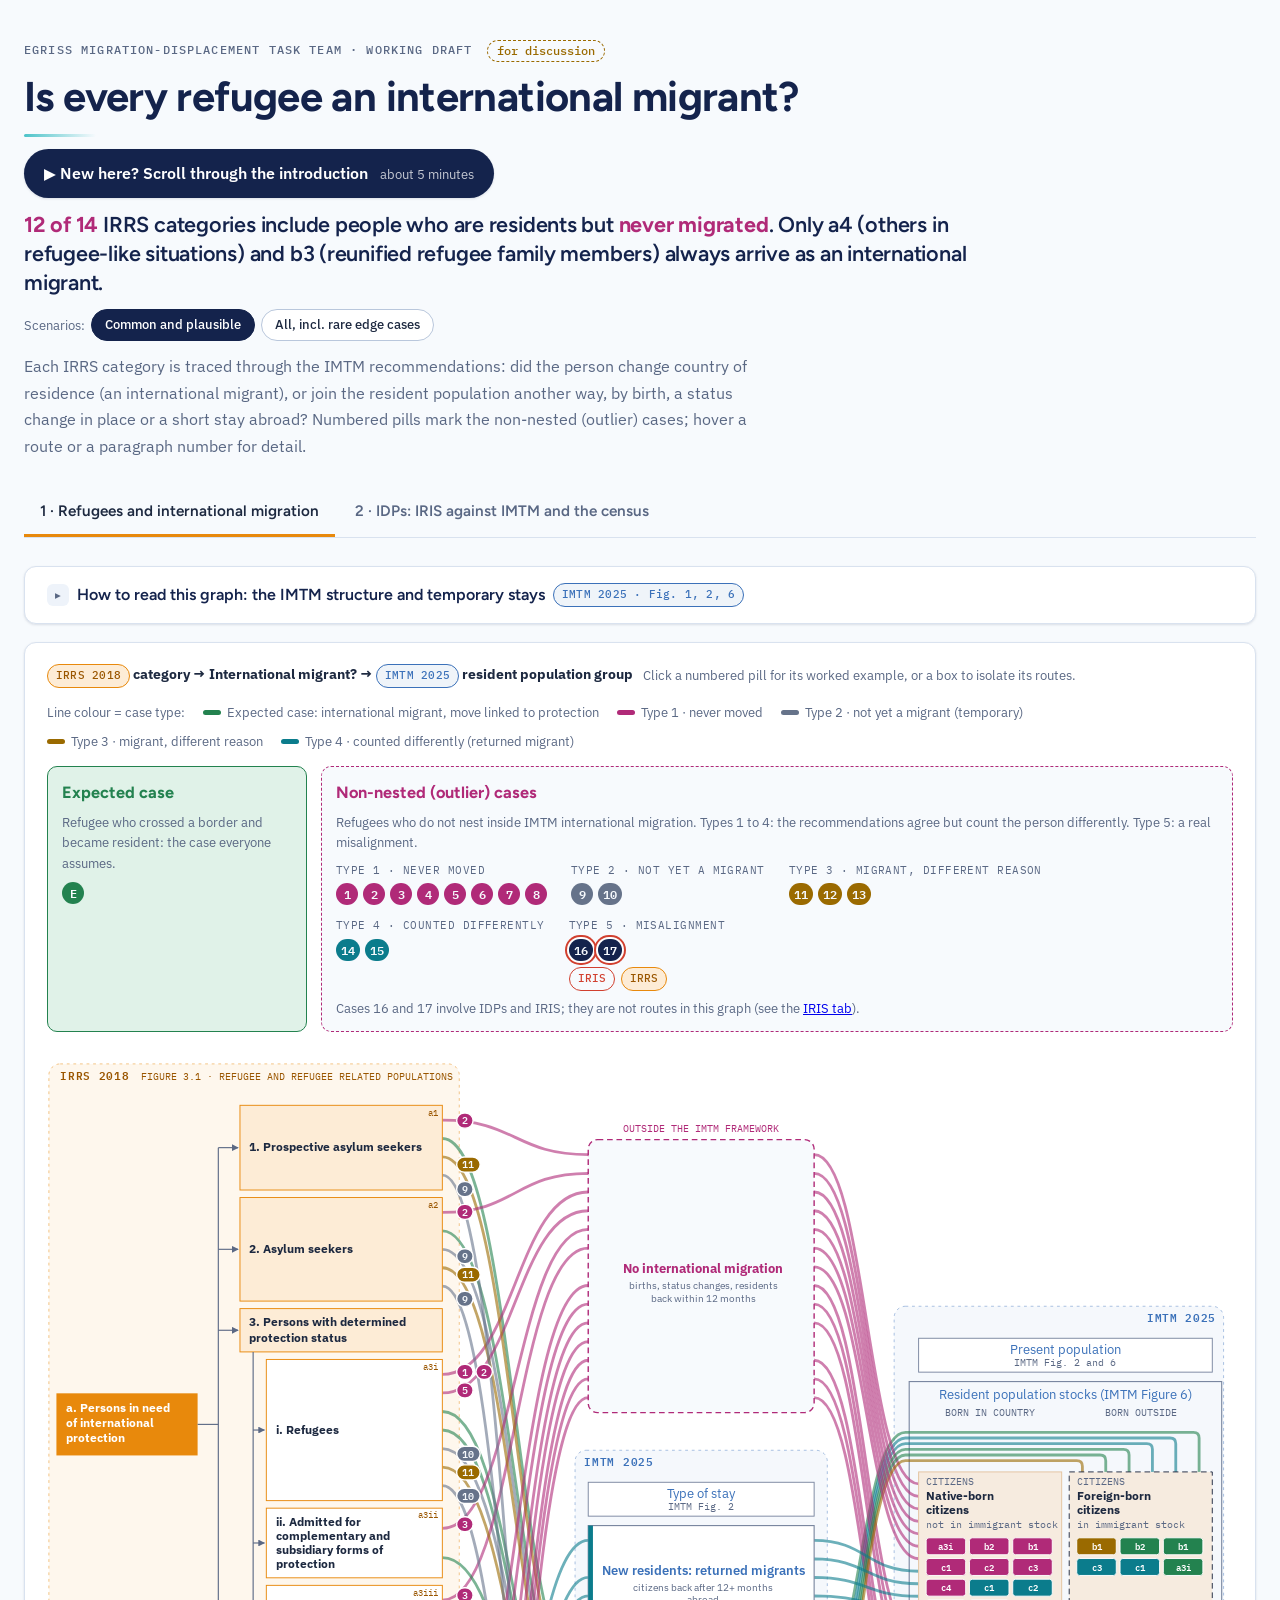
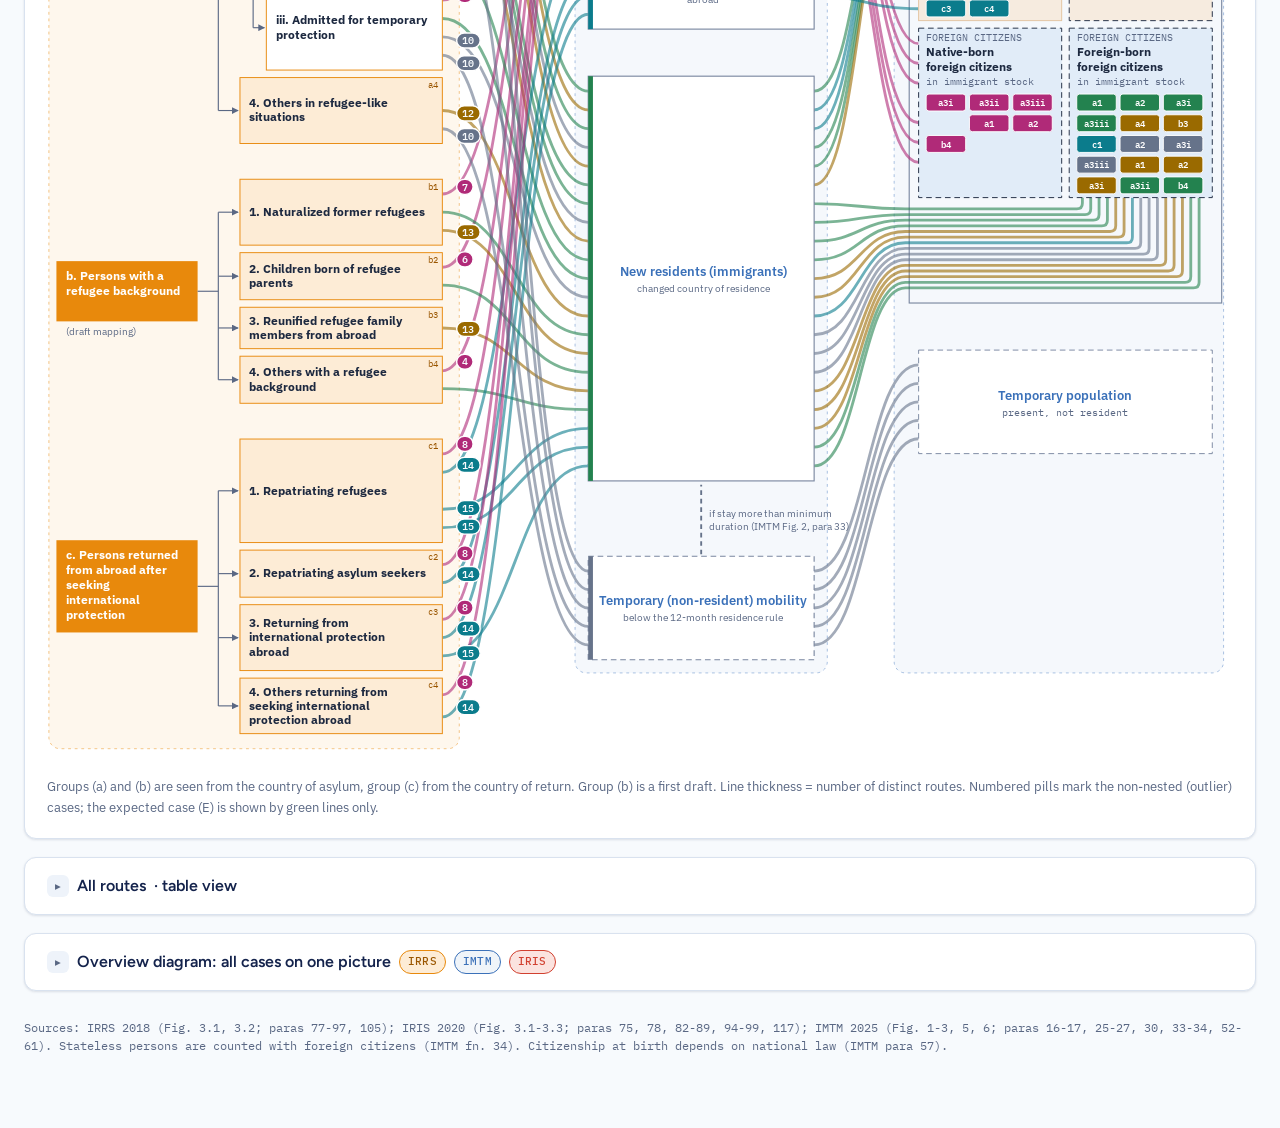
<file: index.html>
<!doctype html>
<html lang="en"><head><meta charset="utf-8"><meta name="viewport" content="width=device-width,initial-scale=1">
<title>Refugee Migrant Crosswalk</title>
<meta name="claude:viewport-fit-sides" content="cover">
<link rel="preconnect" href="https://fonts.googleapis.com">
<link rel="stylesheet" href="https://fonts.googleapis.com/css2?family=Figtree:wght@500;600;700&family=IBM+Plex+Sans:ital,wght@0,400;0,500;0,600;1,400&family=IBM+Plex+Mono:wght@400;500;600&display=swap">
<link rel="stylesheet" href="crosswalk.css">
</head><body>


<div class="wrap">
<header>
  <span class="eyebrow">EGRISS Migration-Displacement task team · working draft <span class="draft">for discussion</span></span>
  <h1>Is every refugee an international migrant?</h1>
  <a class="storybtn" id="storylink" href="story.html">▶ New here? Scroll through the introduction <span>about 5 minutes</span></a>
  <p class="headline" id="hl"></p>
  <div class="scenfilter" role="group" aria-label="Scenarios shown"><span class="hint">Scenarios:</span><button type="button" class="chip active" data-sc="cp" aria-pressed="true">Common and plausible</button><button type="button" class="chip" data-sc="all" aria-pressed="false">All, incl. rare edge cases</button></div>
  <p class="lede">Each IRRS category is traced through the IMTM recommendations: did the person change country of residence (an international migrant), or join the resident population another way, by birth, a status change in place or a short stay abroad? Numbered pills mark the non-nested (outlier) cases; hover a route or a paragraph number for detail.</p>
</header>

<div class="tabs" role="tablist">
  <button class="tab" role="tab" id="tab-residents" aria-selected="true" aria-controls="residents">1 · Refugees and international migration</button>
  <button class="tab" role="tab" id="tab-temporary" aria-selected="false" aria-controls="temporary">2 · IDPs: IRIS against IMTM and the census</button>
</div>


<!-- VIEW 1 -->
<section class="panel" id="residents" role="tabpanel" aria-labelledby="tab-residents">
  <details class="card howto">
    <summary>How to read this graph: the IMTM structure and temporary stays <span class="srcb srcb-imtm">IMTM 2025 · Fig. 1, 2, 6</span></summary>
    <h2>The IMTM structure as the base <span class="srcb srcb-imtm">IMTM 2025 · Fig. 1, 6</span></h2>
    <p class="hint">IMTM separates two things. <b>International migrants</b> are people who changed their country of residence into the country (the immigration flow, Fig. 1 and para 25 to 27). The <b>resident population</b> is everyone who lives there 12 months or more, split into four groups by birthplace and citizenship (Fig. 6). People can join the resident population through migration, but also through birth, and they can move between groups through naturalisation.</p>
    <div class="base">
      <div class="bcol">
        <div class="bbox mig"><b>International arrivals</b><span>to stay 12+ months</span></div>
        <div class="barrow">→</div>
        <div class="bbox mig strong"><b>International migrants</b><span>Immigrants · Returned migrants</span></div>
      </div>
      <div class="barrow big">→</div>
      <div class="bgrid">
        <div class="bbox cit"><b>Native-born citizens</b><span>NB-C</span></div>
        <div class="bbox cit stock"><b>Foreign-born citizens</b><span>FB-C</span></div>
        <div class="bbox fc stock"><b>Native-born foreign citizens</b><span>NB-FC</span></div>
        <div class="bbox fc stock"><b>Foreign-born foreign citizens</b><span>FB-FC</span></div>
        <div class="bcap">Resident population · dashed = IMTM immigrant stock (born abroad or not a citizen)</div>
      </div>
      <div class="bside">
        <div class="bbox non"><b>Births</b><span>join directly, no migration</span></div>
        <div class="bbox non"><b>Naturalisation</b><span>moves between groups</span></div>
        <div class="bbox non dashed"><b>Protection status change</b><span>IRRS event, invisible to IMTM</span></div>
      </div>
    </div>
    <div class="fig2">
      <h3>Temporary stays: IMTM Figure 2, with IRRS cases added <span class="srcb srcb-imtm">IMTM 2025 · Fig. 2, 3</span> <span class="srcb srcb-irrs">IRRS cases</span></h3>
      <div class="scroll"><svg viewBox="0 0 1090 290" role="img" aria-label="Recreation of IMTM Figure 2: international arrivals split by duration of stay into new residents or temporary mobility" style="min-width:780px;width:100%">
        <defs><marker id="ah" viewBox="0 0 10 10" refX="9" refY="5" markerWidth="7" markerHeight="7" orient="auto-start-reverse"><path d="M0,0 L10,5 L0,10 z" style="fill:var(--muted)"/></marker></defs>
        <rect class="f2b" x="10" y="70" width="120" height="170" rx="6"/><text x="70" y="150" text-anchor="middle" class="f2t b">International</text><text x="70" y="166" text-anchor="middle" class="f2t b">arrivals</text>
        <rect class="f2b" x="170" y="70" width="140" height="58" rx="6"/><text x="240" y="94" text-anchor="middle" class="f2t">Minimum residence</text><text x="240" y="110" text-anchor="middle" class="f2s">requirement, 12 months</text>
        <rect class="f2b" x="170" y="182" width="140" height="58" rx="6"/><text x="240" y="206" text-anchor="middle" class="f2t">Less than minimum</text><text x="240" y="222" text-anchor="middle" class="f2s">incl. daily border crossing</text>
        <rect class="f2b" x="350" y="8" width="180" height="44" rx="6"/><text x="440" y="26" text-anchor="middle" class="f2s">Residents returning from</text><text x="440" y="41" text-anchor="middle" class="f2s">temporary stay abroad</text>
        <rect class="f2m" x="350" y="70" width="180" height="58" rx="6"/><text x="440" y="94" text-anchor="middle" class="f2t b">New residents (immigrants)</text><text x="440" y="110" text-anchor="middle" class="f2s">= international migrants</text>
        <rect class="f2tp" x="350" y="182" width="180" height="58" rx="6"/><text x="440" y="206" text-anchor="middle" class="f2t b">Temporary (non-resident)</text><text x="440" y="222" text-anchor="middle" class="f2t b">mobility</text>
        <rect class="f2r" x="580" y="30" width="160" height="98" rx="6"/><text x="660" y="76" text-anchor="middle" class="f2t b">Resident</text><text x="660" y="92" text-anchor="middle" class="f2t b">population</text>
        <rect class="f2tp" x="580" y="182" width="160" height="58" rx="6"/><text x="660" y="206" text-anchor="middle" class="f2t b">Temporary</text><text x="660" y="222" text-anchor="middle" class="f2t b">population</text>
        <path class="f2a" d="M130,130 L170,100"/><path class="f2a" d="M130,180 L170,210"/>
        <path class="f2a" d="M310,99 L350,99"/><path class="f2a" d="M310,211 L350,211"/>
        <path class="f2a" d="M530,30 L580,55"/><path class="f2a" d="M530,99 L580,99"/><path class="f2a" d="M530,211 L580,211"/>
        <path class="f2d" d="M440,182 L440,130"/><text x="448" y="160" class="f2s">if the stay passes the</text><text x="448" y="174" class="f2s">minimum duration (para 33)</text>
        <text x="770" y="78" class="f2t b" style="fill:var(--v-prot)">Refugees who stay or intend</text><text x="770" y="94" class="f2t b" style="fill:var(--v-prot)">to stay 12+ months</text><text x="770" y="110" class="f2s">case E, and cases 9, 10 once they pass 12 months</text>
        <text x="770" y="196" class="f2t b" style="fill:var(--v-temp)">Not yet international migrants</text>
        <text x="770" y="214" class="f2s">9 · recent asylum seekers (a1, a2)</text>
        <text x="770" y="230" class="f2s">10 · new prima facie, temporary protection,</text><text x="784" y="245" class="f2s">short refugee-like stays (a3i, a3iii, a4)</text>
        <text x="770" y="268" class="f2s">Transit asylum seekers: IMTM only (IRRS para 85)</text>
      </svg></div>
      <p class="hint">Recreated from IMTM Figure 2 (intersection between duration of stay and international mobility) and Figure 3 (asylum seekers under temporary mobility). In the crosswalk below, the same split appears as the grey "Temporary mobility" box.</p>
    </div>
  </details>

  <div class="card">
    <div class="selbar"><b><span class="srcb srcb-irrs">IRRS 2018</span> category → International migrant? → <span class="srcb srcb-imtm">IMTM 2025</span> resident population group</b><span class="hint" id="selinfo"></span><button class="chip" id="clear" hidden>Show all</button></div>
    <div class="legend" id="legendL"></div>
    <div class="casejump" id="casejump"></div>
    <div class="gwrap"><div class="scroll gmain"><svg id="flow" role="img" aria-label="Flow diagram from IRRS categories through IMTM international migration to the IMTM resident population groups"></svg></div>
    <aside class="casebox" id="casedetail" aria-live="polite"></aside></div>
    <p class="hint">Groups (a) and (b) are seen from the country of asylum, group (c) from the country of return. Group (b) is a first draft. Line thickness = number of distinct routes. Numbered pills mark the non-nested (outlier) cases; the expected case (E) is shown by green lines only.</p>
  </div>

  
  <details class="card" id="routesbox">
    <summary><span id="tabletitle">All routes</span> · table view</summary>
    <div class="scroll"><table><thead><tr><th>Case</th><th>IRRS category</th><th>How</th><th>International migrant?</th><th>Resident group</th><th>Route</th></tr></thead><tbody id="rows"></tbody></table></div>
  </details>
<details class="card overview" id="nest"><summary>Overview diagram: all cases on one picture <span class="srcb srcb-irrs">IRRS</span> <span class="srcb srcb-imtm">IMTM</span> <span class="srcb srcb-iris">IRIS</span></summary>
<div class="panel">
  <div class="card">
    <h2>NEST cases: Non-Equivalent Statistical Treatment <span class="srcb srcb-irrs">IRRS 2018</span> <span class="srcb srcb-imtm">IMTM 2025</span> <span class="srcb srcb-iris">IRIS 2020 · cases 16, 17</span></h2>
    <p class="hint">The misconception: every refugee is an international migrant. In fact IRRS and IMTM are consistent with each other (IRRS paras 77, 80; IMTM paras 34, 53), but one population does not nest inside the other. Each pin is one NEST case with a worked example. All five types are non-nested (outlier) cases; only type 5 is a real misalignment between recommendations.</p>
    <div class="types" id="types"></div>
  </div>
  <div class="nestgrid">
    <div class="card venncard">
      <div class="scroll"><svg id="venn" viewBox="0 0 1100 640" role="img" aria-label="Overlap of IRRS population, IMTM international migrants and IMTM immigrant stock, with numbered NEST cases" style="min-width:760px;width:100%"></svg></div>
      <p class="hint">Inside the frame: the resident population (12+ months, IMTM paras 16-17). "International migrants" = ever changed country of residence into this country. Group (c) cases are seen from the country of return. Grey labels are non-refugee groups, shown for context.</p>
    </div>
    <aside class="card detailcard" id="nestdetail" aria-live="polite"></aside>
  </div>
  <div class="card">
    <div class="selbar"><h3>All NEST cases</h3><span class="hint">Filter by type:</span><span id="typefilter" class="tf"></span></div>
    <div class="nestcards" id="nestcards"></div>
  </div>
</div></details>
</section>


<!-- VIEW 2 -->
<section class="panel" id="temporary" role="tabpanel" aria-labelledby="tab-temporary" hidden>
  <header class="subhead">
    <span class="eyebrow">IDPs · two comparisons on one page</span>
    <h2>IDPs: two comparisons <span class="srcb srcb-iris">IRIS 2020</span></h2>
    <p class="hint"><b>1. Crossing an international border.</b> Where IDPs leave the country, IRIS meets IMTM (and IRRS), and misalignments can happen. <b>2. Inside the country.</b> All IRIS categories against what the census Principles and Recommendations (P&amp;R Rev. 4) count as internal migration.</p>
  </header>

  <div class="card">
    <h3 class="secnum">1 · IDPs crossing an international border: IRIS against IMTM</h3>
    <div class="selbar"><b><span class="srcb srcb-iris">IRIS 2020</span> category → International migration? → <span class="srcb srcb-imtm">IMTM 2025</span> population</b></div>
    <p class="headline" id="hlA"></p>
    <div class="legend" id="legendA"></div>
    <div class="casejump" id="jumpA"></div>
    <div class="scroll"><svg id="flowA" role="img" aria-label="Flow from IRIS categories through IMTM international migration to IMTM population groups"></svg></div>
    <p class="hint">Seen from the country of displacement. Only cross-border situations are shown. Not shown here: IDPs who are foreign citizens or stateless (IRIS para 102) can also sit in the IMTM immigrant stock without crossing a border during displacement.</p>
  </div>

  <div class="card">
    <h3 class="secnum">2 · IRIS categories against the census on internal migration</h3>
    <div class="selbar"><b><span class="srcb srcb-iris">IRIS 2020</span> category → What move happened? → <span class="srcb srcb-pr">P&amp;R Rev. 4</span> internal migration status</b></div>
    <p class="headline" id="hlB"></p>
    <div class="legend" id="legendB"></div>
    <div class="casejump" id="jumpB"></div>
    <div class="scroll"><svg id="flowB" role="img" aria-label="Flow from IRIS categories through the type of move to the P&R census internal migration classification"></svg></div>
    <p class="hint">P&amp;R defines internal migrants as people usually resident in a civil division who previously lived outside it; moves within a division are not migration (Rev. 4, para 5.63). Results depend on the geography used (major or smaller civil divisions, paras 5.68-5.69) and the measure: place of birth, previous residence and duration, or residence one or five years ago.</p>
  </div>
  <aside class="casebox floatcase" id="irisdetail" hidden aria-live="polite"></aside>

  <details class="card">
    <summary>Worked timelines: an IDP crosses a border <span class="srcb srcb-iris">IRIS</span> <span class="srcb srcb-irrs">IRRS</span> <span class="srcb srcb-imtm">IMTM</span></summary>
    <p class="hint">IRIS keeps a person in the IDP stock if they cross a border and come back within 12 months without setting up a new usual residence abroad (para 117). Each scenario follows one person over 24 months.</p>
    <div class="scens" id="scens"></div>
    <h3 id="scentitle"></h3>
    <div class="scroll"><svg id="timeline" viewBox="0 0 1000 300" role="img" aria-label="Timeline of the selected scenario across two countries" style="min-width:760px;width:100%"></svg></div>
    <div class="scroll"><table class="status"><thead><tr><th>Recommendation</th><th>Country of origin (X)</th><th>Neighbouring country (Y)</th></tr></thead><tbody id="status"></tbody></table></div>
    <div id="scennote"></div>
  </details>
</section>

<p class="src">Sources: IRRS 2018 (Fig. 3.1, 3.2; paras 77-97, 105); IRIS 2020 (Fig. 3.1-3.3; paras 75, 78, 82-89, 94-99, 117); IMTM 2025 (Fig. 1-3, 5, 6; paras 16-17, 25-27, 30, 33-34, 52-61). Stateless persons are counted with foreign citizens (IMTM fn. 34). Citizenship at birth depends on national law (IMTM para 57).</p>
</div>

<script src="crosswalk.js"></script>

</body></html>
</file>
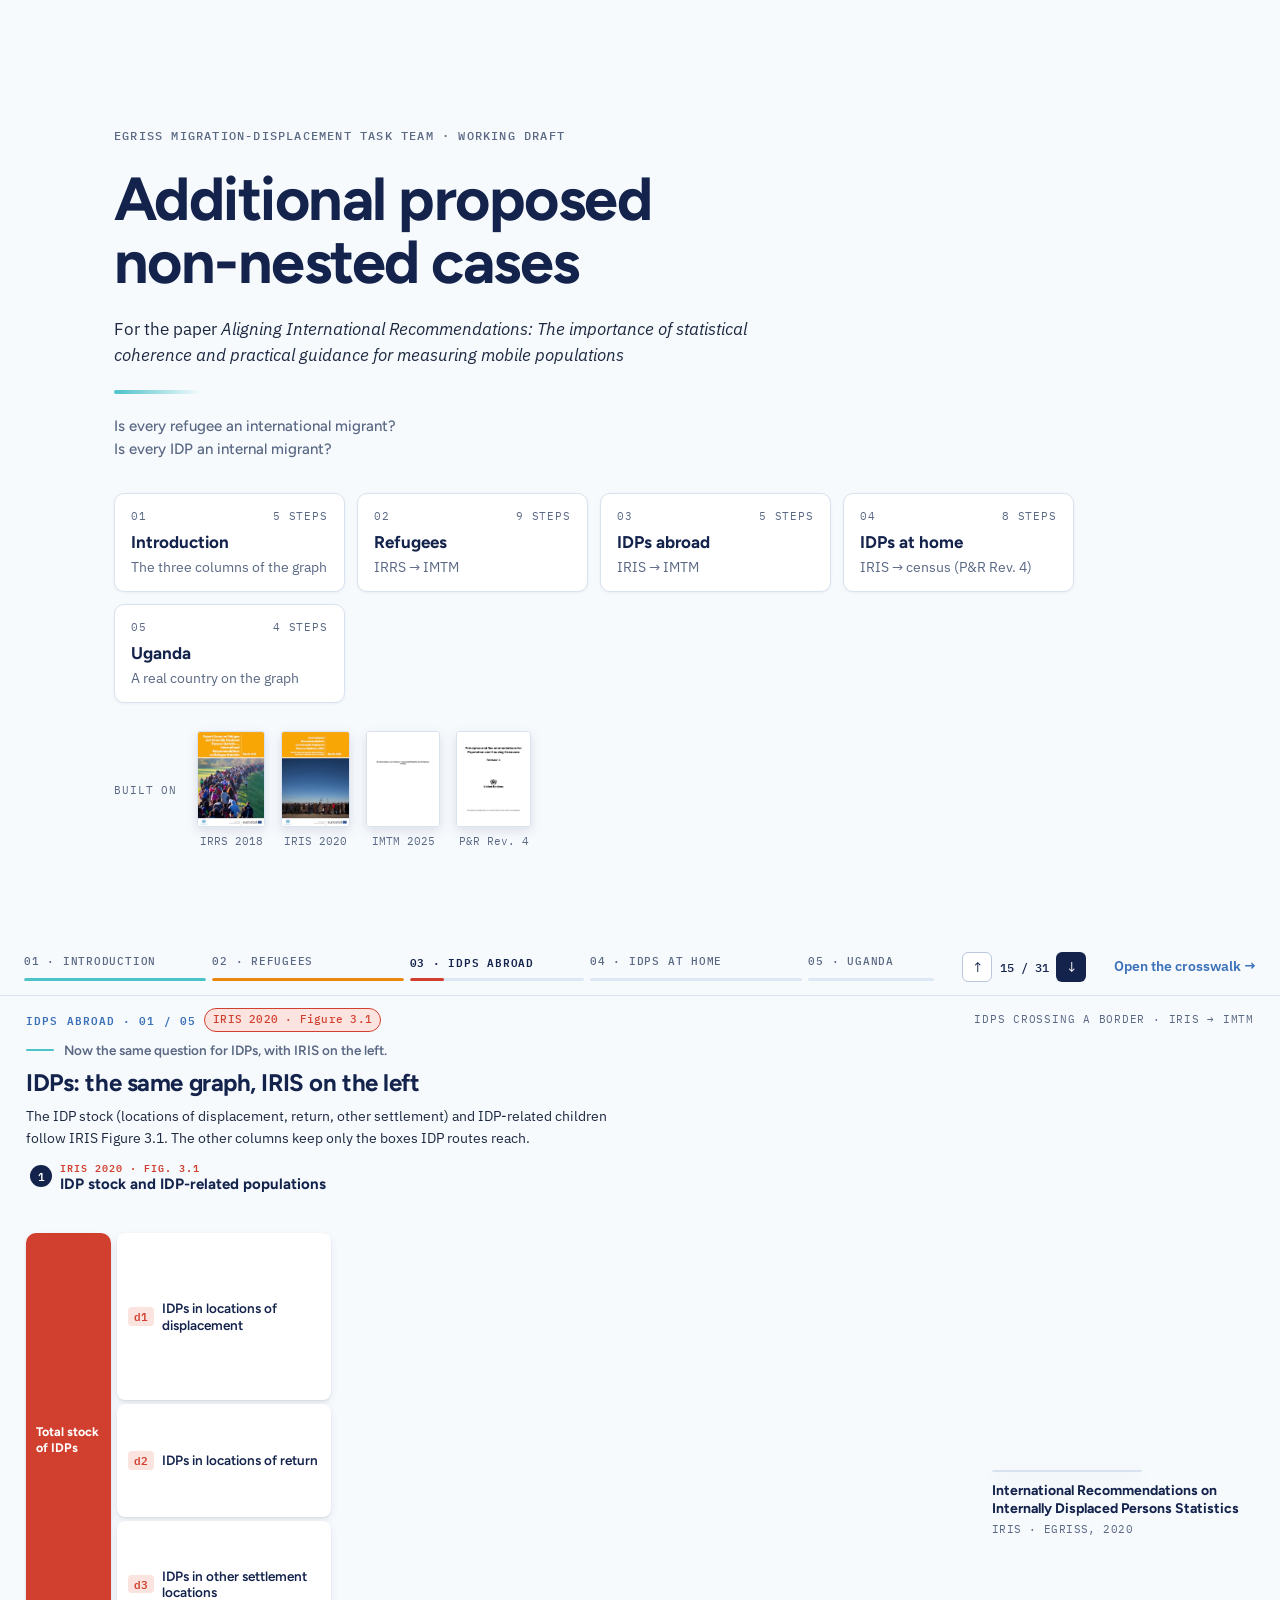
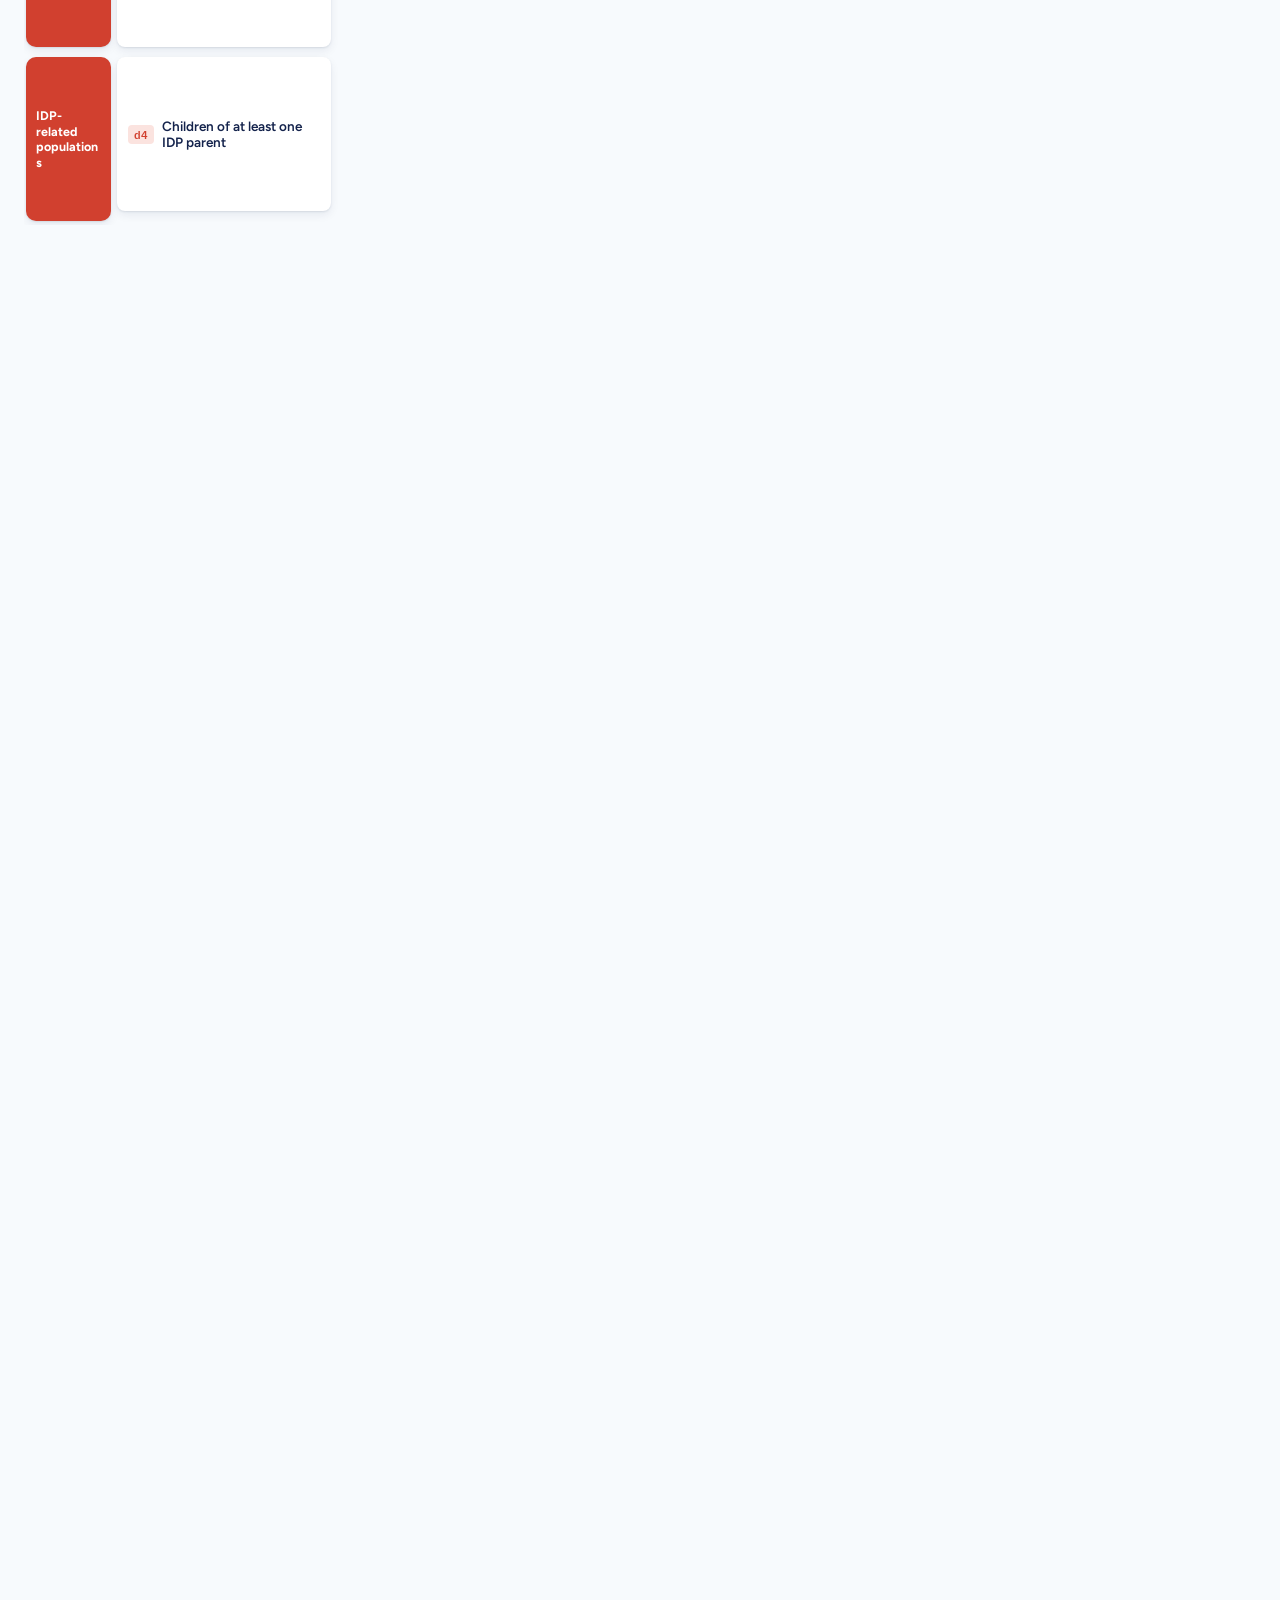
<file: story.html>
<!doctype html>
<html lang="en"><head><meta charset="utf-8"><meta name="viewport" content="width=device-width,initial-scale=1">
<title>Displacement and Migration</title>
<meta name="claude:viewport-fit-sides" content="cover">
<link rel="preconnect" href="https://fonts.googleapis.com">
<link rel="stylesheet" href="https://fonts.googleapis.com/css2?family=Figtree:wght@500;600;700&family=IBM+Plex+Sans:ital,wght@0,400;0,500;0,600;1,400&family=IBM+Plex+Mono:wght@400;500;600&display=swap">
<link rel="stylesheet" href="crosswalk.css">
<link rel="stylesheet" href="story.css">
</head>
<body class="story">
<header class="hero">
  <span class="hero-eye">EGRISS Migration-Displacement task team · working draft</span>
  <h1>Additional proposed non-nested cases</h1>
  <p class="hero-paper">For the paper <i>Aligning International Recommendations: The importance of statistical coherence and practical guidance for measuring mobile populations</i></p>
  <div class="rule"></div>
  <div class="hero-q"><span>Is every refugee an international migrant?</span><span>Is every IDP an internal migrant?</span></div>
  <div class="hero-ch" id="heroCh"></div>
  <div class="hero-recs"><span>Built on</span>
    <figure><img src="covers/irrs.jpg" alt=""><figcaption>IRRS 2018</figcaption></figure>
    <figure><img src="covers/iris.jpg" alt=""><figcaption>IRIS 2020</figcaption></figure>
    <figure><img src="covers/imtm.jpg" alt=""><figcaption>IMTM 2025</figcaption></figure>
    <figure><img src="covers/pr.jpg" alt=""><figcaption>P&amp;R Rev. 4</figcaption></figure>
  </div>
</header>

<div class="walk">
  <nav class="snav">
    <div class="snav-ch" id="navCh"></div>
    <div class="snav-btn">
      <button type="button" class="b-prev" id="prev" title="Previous step (↑)">↑</button>
      <span class="counter" id="counter">01 / 29</span>
      <button type="button" class="b-next" id="next" title="Next step (↓, → or space)">↓</button>
    </div>
    <a href="index.html">Open the crosswalk →</a>
  </nav>
  <div class="wgrid">
    <div class="pane">
      <div class="caprow">
        <div class="caprow-l"><span class="eyebrow" id="eyebrow"></span><span class="caps" id="caps"></span><span class="types" id="types"></span></div>
        <span class="gtitle" id="gtitle"></span>
      </div>
      <p class="bridge" id="bridge"></p>
      <h2 id="head"></h2>
      <div class="lead" id="lead"></div>
      <div class="chap" id="chap"></div>
      <div class="stage" id="stage">
        <div class="layer gates" id="gates"></div>
        <svg class="routes" id="routes"></svg>
        <div class="cols" id="cols"></div>
        <div class="layer pills" id="pills"></div>
        <div class="layer notes" id="notes"></div>
        <div class="pop" id="hov"></div>
        <div class="pop" id="tip"></div>
      </div>
    </div>
    <div class="steps" id="steps"></div>
  </div>
</div>

<section class="ssum" id="summary" aria-labelledby="sumh">
  <div class="ssum-in">
    <span class="send-eye">Summary</span>
    <h2 id="sumh">Every case in the walk-through, by type</h2>
    <p>All the cases the walk-through highlights, across the three graphs. Click a case to go back to its step.</p>
    <div class="sumgrid" id="sumgrid"></div>
  </div>
</section>
<section class="ssum ssrc" id="ugsrc" aria-labelledby="ugsrch">
  <div class="ssum-in">
    <span class="send-eye">Sources</span>
    <h2 id="ugsrch">Sources for the Uganda example</h2>
    <p>The numbers on the Uganda steps refer to this list. Births are an estimate; every other figure is as published.</p>
    <ol class="srclist" id="ugsrcl"></ol>
  </div>
</section>
<section class="send">
  <div class="send-in">
    <span class="send-eye">End of the walk-through</span>
    <h2>A working draft</h2>
    <div class="rule"></div>
    <p>This walk-through and the <a href="index.html">full crosswalk</a> are a live draft for discussion in the EGRISS Migration-Displacement task team. Both change as the paper does.</p>
    <p>An open question for the next step: could refugee data from UNHCR, displacement data from DTM, or other sources tell us how many people follow some of these routes?</p>
  </div>
</section>

<!-- the crosswalk markup, hidden: crosswalk.js needs it to build its data -->
<div class="cwdata" hidden aria-hidden="true">
<div class="wrap">
<header>
  <span class="eyebrow">EGRISS Migration-Displacement task team · working draft <span class="draft">for discussion</span></span>
  <h1>Is every refugee an international migrant?</h1>
  <p class="headline" id="hl"></p>
  <div class="scenfilter" role="group" aria-label="Scenarios shown"><span class="hint">Scenarios:</span><button type="button" class="chip active" data-sc="cp" aria-pressed="true">Common and plausible</button><button type="button" class="chip" data-sc="all" aria-pressed="false">All, incl. rare edge cases</button></div>
  <p class="lede">Each IRRS category is traced through the IMTM recommendations: did the person change country of residence (an international migrant), or join the resident population another way, by birth, a status change in place or a short stay abroad? Numbered pills mark the non-nested (outlier) cases; hover a route or a paragraph number for detail.</p>
</header>

<div class="tabs" role="tablist">
  <button class="tab" role="tab" id="tab-residents" aria-selected="true" aria-controls="residents">1 · Refugees and international migration</button>
  <button class="tab" role="tab" id="tab-temporary" aria-selected="false" aria-controls="temporary">2 · IDPs: IRIS against IMTM and the census</button>
</div>


<!-- VIEW 1 -->
<section class="panel" id="residents" role="tabpanel" aria-labelledby="tab-residents">
  <details class="card howto">
    <summary>How to read this graph: the IMTM structure and temporary stays <span class="srcb srcb-imtm">IMTM 2025 · Fig. 1, 2, 6</span></summary>
    <h2>The IMTM structure as the base <span class="srcb srcb-imtm">IMTM 2025 · Fig. 1, 6</span></h2>
    <p class="hint">IMTM separates two things. <b>International migrants</b> are people who changed their country of residence into the country (the immigration flow, Fig. 1 and para 25 to 27). The <b>resident population</b> is everyone who lives there 12 months or more, split into four groups by birthplace and citizenship (Fig. 6). People can join the resident population through migration, but also through birth, and they can move between groups through naturalisation.</p>
    <div class="base">
      <div class="bcol">
        <div class="bbox mig"><b>International arrivals</b><span>to stay 12+ months</span></div>
        <div class="barrow">→</div>
        <div class="bbox mig strong"><b>International migrants</b><span>Immigrants · Returned migrants</span></div>
      </div>
      <div class="barrow big">→</div>
      <div class="bgrid">
        <div class="bbox cit"><b>Native-born citizens</b><span>NB-C</span></div>
        <div class="bbox cit stock"><b>Foreign-born citizens</b><span>FB-C</span></div>
        <div class="bbox fc stock"><b>Native-born foreign citizens</b><span>NB-FC</span></div>
        <div class="bbox fc stock"><b>Foreign-born foreign citizens</b><span>FB-FC</span></div>
        <div class="bcap">Resident population · dashed = IMTM immigrant stock (born abroad or not a citizen)</div>
      </div>
      <div class="bside">
        <div class="bbox non"><b>Births</b><span>join directly, no migration</span></div>
        <div class="bbox non"><b>Naturalisation</b><span>moves between groups</span></div>
        <div class="bbox non dashed"><b>Protection status change</b><span>IRRS event, invisible to IMTM</span></div>
      </div>
    </div>
    <div class="fig2">
      <h3>Temporary stays: IMTM Figure 2, with IRRS cases added <span class="srcb srcb-imtm">IMTM 2025 · Fig. 2, 3</span> <span class="srcb srcb-irrs">IRRS cases</span></h3>
      <div class="scroll"><svg viewBox="0 0 1090 290" role="img" aria-label="Recreation of IMTM Figure 2: international arrivals split by duration of stay into new residents or temporary mobility" style="min-width:780px;width:100%">
        <defs><marker id="ah" viewBox="0 0 10 10" refX="9" refY="5" markerWidth="7" markerHeight="7" orient="auto-start-reverse"><path d="M0,0 L10,5 L0,10 z" style="fill:var(--muted)"/></marker></defs>
        <rect class="f2b" x="10" y="70" width="120" height="170" rx="6"/><text x="70" y="150" text-anchor="middle" class="f2t b">International</text><text x="70" y="166" text-anchor="middle" class="f2t b">arrivals</text>
        <rect class="f2b" x="170" y="70" width="140" height="58" rx="6"/><text x="240" y="94" text-anchor="middle" class="f2t">Minimum residence</text><text x="240" y="110" text-anchor="middle" class="f2s">requirement, 12 months</text>
        <rect class="f2b" x="170" y="182" width="140" height="58" rx="6"/><text x="240" y="206" text-anchor="middle" class="f2t">Less than minimum</text><text x="240" y="222" text-anchor="middle" class="f2s">incl. daily border crossing</text>
        <rect class="f2b" x="350" y="8" width="180" height="44" rx="6"/><text x="440" y="26" text-anchor="middle" class="f2s">Residents returning from</text><text x="440" y="41" text-anchor="middle" class="f2s">temporary stay abroad</text>
        <rect class="f2m" x="350" y="70" width="180" height="58" rx="6"/><text x="440" y="94" text-anchor="middle" class="f2t b">New residents (immigrants)</text><text x="440" y="110" text-anchor="middle" class="f2s">= international migrants</text>
        <rect class="f2tp" x="350" y="182" width="180" height="58" rx="6"/><text x="440" y="206" text-anchor="middle" class="f2t b">Temporary (non-resident)</text><text x="440" y="222" text-anchor="middle" class="f2t b">mobility</text>
        <rect class="f2r" x="580" y="30" width="160" height="98" rx="6"/><text x="660" y="76" text-anchor="middle" class="f2t b">Resident</text><text x="660" y="92" text-anchor="middle" class="f2t b">population</text>
        <rect class="f2tp" x="580" y="182" width="160" height="58" rx="6"/><text x="660" y="206" text-anchor="middle" class="f2t b">Temporary</text><text x="660" y="222" text-anchor="middle" class="f2t b">population</text>
        <path class="f2a" d="M130,130 L170,100"/><path class="f2a" d="M130,180 L170,210"/>
        <path class="f2a" d="M310,99 L350,99"/><path class="f2a" d="M310,211 L350,211"/>
        <path class="f2a" d="M530,30 L580,55"/><path class="f2a" d="M530,99 L580,99"/><path class="f2a" d="M530,211 L580,211"/>
        <path class="f2d" d="M440,182 L440,130"/><text x="448" y="160" class="f2s">if the stay passes the</text><text x="448" y="174" class="f2s">minimum duration (para 33)</text>
        <text x="770" y="78" class="f2t b" style="fill:var(--v-prot)">Refugees who stay or intend</text><text x="770" y="94" class="f2t b" style="fill:var(--v-prot)">to stay 12+ months</text><text x="770" y="110" class="f2s">case E, and cases 9, 10 once they pass 12 months</text>
        <text x="770" y="196" class="f2t b" style="fill:var(--v-temp)">Not yet international migrants</text>
        <text x="770" y="214" class="f2s">9 · recent asylum seekers (a1, a2)</text>
        <text x="770" y="230" class="f2s">10 · new prima facie, temporary protection,</text><text x="784" y="245" class="f2s">short refugee-like stays (a3i, a3iii, a4)</text>
        <text x="770" y="268" class="f2s">Transit asylum seekers: IMTM only (IRRS para 85)</text>
      </svg></div>
      <p class="hint">Recreated from IMTM Figure 2 (intersection between duration of stay and international mobility) and Figure 3 (asylum seekers under temporary mobility). In the crosswalk below, the same split appears as the grey "Temporary mobility" box.</p>
    </div>
  </details>

  <div class="card">
    <div class="selbar"><b><span class="srcb srcb-irrs">IRRS 2018</span> category → International migrant? → <span class="srcb srcb-imtm">IMTM 2025</span> resident population group</b><span class="hint" id="selinfo"></span><button class="chip" id="clear" hidden>Show all</button></div>
    <div class="legend" id="legendL"></div>
    <div class="casejump" id="casejump"></div>
    <div class="gwrap"><div class="scroll gmain"><svg id="flow" role="img" aria-label="Flow diagram from IRRS categories through IMTM international migration to the IMTM resident population groups"></svg></div>
    <aside class="casebox" id="casedetail" aria-live="polite"></aside></div>
    <p class="hint">Groups (a) and (b) are seen from the country of asylum, group (c) from the country of return. Group (b) is a first draft. Line thickness = number of distinct routes. Numbered pills mark the non-nested (outlier) cases; the expected case (E) is shown by green lines only.</p>
  </div>

  
  <details class="card" id="routesbox">
    <summary><span id="tabletitle">All routes</span> · table view</summary>
    <div class="scroll"><table><thead><tr><th>Case</th><th>IRRS category</th><th>How</th><th>International migrant?</th><th>Resident group</th><th>Route</th></tr></thead><tbody id="rows"></tbody></table></div>
  </details>
<details class="card overview" id="nest"><summary>Overview diagram: all cases on one picture <span class="srcb srcb-irrs">IRRS</span> <span class="srcb srcb-imtm">IMTM</span> <span class="srcb srcb-iris">IRIS</span></summary>
<div class="panel">
  <div class="card">
    <h2>NEST cases: Non-Equivalent Statistical Treatment <span class="srcb srcb-irrs">IRRS 2018</span> <span class="srcb srcb-imtm">IMTM 2025</span> <span class="srcb srcb-iris">IRIS 2020 · cases 16, 17</span></h2>
    <p class="hint">The misconception: every refugee is an international migrant. In fact IRRS and IMTM are consistent with each other (IRRS paras 77, 80; IMTM paras 34, 53), but one population does not nest inside the other. Each pin is one NEST case with a worked example. All five types are non-nested (outlier) cases; only type 5 is a real misalignment between recommendations.</p>
    <div class="types" id="types"></div>
  </div>
  <div class="nestgrid">
    <div class="card venncard">
      <div class="scroll"><svg id="venn" viewBox="0 0 1100 640" role="img" aria-label="Overlap of IRRS population, IMTM international migrants and IMTM immigrant stock, with numbered NEST cases" style="min-width:760px;width:100%"></svg></div>
      <p class="hint">Inside the frame: the resident population (12+ months, IMTM paras 16-17). "International migrants" = ever changed country of residence into this country. Group (c) cases are seen from the country of return. Grey labels are non-refugee groups, shown for context.</p>
    </div>
    <aside class="card detailcard" id="nestdetail" aria-live="polite"></aside>
  </div>
  <div class="card">
    <div class="selbar"><h3>All NEST cases</h3><span class="hint">Filter by type:</span><span id="typefilter" class="tf"></span></div>
    <div class="nestcards" id="nestcards"></div>
  </div>
</div></details>
</section>


<!-- VIEW 2 -->
<section class="panel" id="temporary" role="tabpanel" aria-labelledby="tab-temporary" hidden>
  <header class="subhead">
    <span class="eyebrow">IDPs · two comparisons on one page</span>
    <h2>IDPs: two comparisons <span class="srcb srcb-iris">IRIS 2020</span></h2>
    <p class="hint"><b>1. Crossing an international border.</b> Where IDPs leave the country, IRIS meets IMTM (and IRRS), and misalignments can happen. <b>2. Inside the country.</b> All IRIS categories against what the census Principles and Recommendations (P&amp;R Rev. 4) count as internal migration.</p>
  </header>

  <div class="card">
    <h3 class="secnum">1 · IDPs crossing an international border: IRIS against IMTM</h3>
    <div class="selbar"><b><span class="srcb srcb-iris">IRIS 2020</span> category → International migration? → <span class="srcb srcb-imtm">IMTM 2025</span> population</b></div>
    <p class="headline" id="hlA"></p>
    <div class="legend" id="legendA"></div>
    <div class="casejump" id="jumpA"></div>
    <div class="scroll"><svg id="flowA" role="img" aria-label="Flow from IRIS categories through IMTM international migration to IMTM population groups"></svg></div>
    <p class="hint">Seen from the country of displacement. Only cross-border situations are shown. Not shown here: IDPs who are foreign citizens or stateless (IRIS para 102) can also sit in the IMTM immigrant stock without crossing a border during displacement.</p>
  </div>

  <div class="card">
    <h3 class="secnum">2 · IRIS categories against the census on internal migration</h3>
    <div class="selbar"><b><span class="srcb srcb-iris">IRIS 2020</span> category → What move happened? → <span class="srcb srcb-pr">P&amp;R Rev. 4</span> internal migration status</b></div>
    <p class="headline" id="hlB"></p>
    <div class="legend" id="legendB"></div>
    <div class="casejump" id="jumpB"></div>
    <div class="scroll"><svg id="flowB" role="img" aria-label="Flow from IRIS categories through the type of move to the P&R census internal migration classification"></svg></div>
    <p class="hint">P&amp;R defines internal migrants as people usually resident in a civil division who previously lived outside it; moves within a division are not migration (Rev. 4, para 5.63). Results depend on the geography used (major or smaller civil divisions, paras 5.68-5.69) and the measure: place of birth, previous residence and duration, or residence one or five years ago.</p>
  </div>
  <aside class="casebox floatcase" id="irisdetail" hidden aria-live="polite"></aside>

  <details class="card">
    <summary>Worked timelines: an IDP crosses a border <span class="srcb srcb-iris">IRIS</span> <span class="srcb srcb-irrs">IRRS</span> <span class="srcb srcb-imtm">IMTM</span></summary>
    <p class="hint">IRIS keeps a person in the IDP stock if they cross a border and come back within 12 months without setting up a new usual residence abroad (para 117). Each scenario follows one person over 24 months.</p>
    <div class="scens" id="scens"></div>
    <h3 id="scentitle"></h3>
    <div class="scroll"><svg id="timeline" viewBox="0 0 1000 300" role="img" aria-label="Timeline of the selected scenario across two countries" style="min-width:760px;width:100%"></svg></div>
    <div class="scroll"><table class="status"><thead><tr><th>Recommendation</th><th>Country of origin (X)</th><th>Neighbouring country (Y)</th></tr></thead><tbody id="status"></tbody></table></div>
    <div id="scennote"></div>
  </details>
</section>

<p class="src">Sources: IRRS 2018 (Fig. 3.1, 3.2; paras 77-97, 105); IRIS 2020 (Fig. 3.1-3.3; paras 75, 78, 82-89, 94-99, 117); IMTM 2025 (Fig. 1-3, 5, 6; paras 16-17, 25-27, 30, 33-34, 52-61). Stateless persons are counted with foreign citizens (IMTM fn. 34). Citizenship at birth depends on national law (IMTM para 57).</p>
</div>



</div>

<script src="crosswalk.js"></script>
<script src="uganda-map.js"></script>
<script src="story.js"></script>
</body></html>
</file>
<file: crosswalk.css>
/* Layout: two views. View 1 = flow diagram (event → IMTM resident group → IRRS category). View 2 = two-country timeline for temporary stays, starting from IDPs crossing a border. */
:root{
  --bg:#f7fafd; --surface:#ffffff; --sunk:#eef3fa; --ink:#1d2940; --strong:#14234c; --muted:#5a6884; --line:#d9e2ef; --line-strong:#b9c7dc;
  --irrs:#e8890c; --irrs-soft:#fdecd6; --irrs-ink:#9a5600; --iris:#d1402f; --iris-soft:#fbe3df;
  --imtm:#3b71b9; --imtm-line:#7a87a0; --pr:#7b4fa6; --teal:#4cc3c9;
  --cit:#e3c3a0; --cit-soft:#f6ebdf; --fc:#8db8e3; --fc-soft:#e1ecf8; --fc-ink:#2f5d98;
  --v-prot:#23824f; --v-never:#b02a78; --v-temp:#66738a; --v-other:#9a6a00; --v-ret:#0b7c8c;
  --focus:#3b71b9; --hl:#fde9a6; --mig-soft:#e0f2e8; --ret-soft:#dff1f3;
  --shadow-sm:0 1px 3px rgba(20,35,76,.08),0 1px 2px rgba(20,35,76,.05); --shadow-md:0 6px 18px rgba(20,35,76,.10); --shadow-lg:0 14px 38px rgba(20,35,76,.18);
  --f-display:"Figtree", system-ui, -apple-system, "Segoe UI", sans-serif;
  --f-body:"IBM Plex Sans", system-ui, -apple-system, "Segoe UI", sans-serif;
  --f-mono:"IBM Plex Mono", ui-monospace, Menlo, monospace;
  --ease:cubic-bezier(.2,0,.1,1);
}
@media (prefers-color-scheme: dark){:root:not([data-theme="light"]){
  --bg:#0f1830; --surface:#17223f; --sunk:#1b284a; --ink:#e6ecf5; --strong:#ffffff; --muted:#a3b0c6; --line:#2c3a5c; --line-strong:#3f507a;
  --irrs:#f2a03a; --irrs-soft:#3a2a14; --irrs-ink:#f5b45e; --iris:#f0705f; --iris-soft:#3d1f1d;
  --imtm:#86afe8; --imtm-line:#8593ad; --pr:#b99ae0; --teal:#4cc3c9;
  --cit:#b68f68; --cit-soft:#33281f; --fc:#6f97c9; --fc-soft:#1c2d4a; --fc-ink:#a8c6ee;
  --v-prot:#4cc08a; --v-never:#e573b3; --v-temp:#9aa6ba; --v-other:#e0b04a; --v-ret:#4cc3c9;
  --focus:#8db8e3; --hl:#5c4a12; --mig-soft:#163a2c; --ret-soft:#123a40;
  --shadow-sm:0 1px 2px rgba(0,0,0,.3); --shadow-md:0 6px 18px rgba(0,0,0,.35); --shadow-lg:0 14px 38px rgba(0,0,0,.5); color-scheme:dark}}
:root[data-theme="dark"]{
  --bg:#0f1830; --surface:#17223f; --sunk:#1b284a; --ink:#e6ecf5; --strong:#ffffff; --muted:#a3b0c6; --line:#2c3a5c; --line-strong:#3f507a;
  --irrs:#f2a03a; --irrs-soft:#3a2a14; --irrs-ink:#f5b45e; --iris:#f0705f; --iris-soft:#3d1f1d;
  --imtm:#86afe8; --imtm-line:#8593ad; --pr:#b99ae0; --teal:#4cc3c9;
  --cit:#b68f68; --cit-soft:#33281f; --fc:#6f97c9; --fc-soft:#1c2d4a; --fc-ink:#a8c6ee;
  --v-prot:#4cc08a; --v-never:#e573b3; --v-temp:#9aa6ba; --v-other:#e0b04a; --v-ret:#4cc3c9;
  --focus:#8db8e3; --hl:#5c4a12; --mig-soft:#163a2c; --ret-soft:#123a40;
  --shadow-sm:0 1px 2px rgba(0,0,0,.3); --shadow-md:0 6px 18px rgba(0,0,0,.35); --shadow-lg:0 14px 38px rgba(0,0,0,.5); color-scheme:dark}
*{box-sizing:border-box}
[hidden]{display:none!important}
body{background:var(--bg);color:var(--ink);font-family:var(--f-body);font-size:15px;line-height:1.5;
  padding-left:max(16px, env(safe-area-inset-left,0px));padding-right:max(16px, env(safe-area-inset-right,0px));padding-block:28px 48px}
.wrap{max-width:1480px;margin:0 auto;display:flex;flex-direction:column;gap:24px}
h1,h2,h3{font-family:var(--f-display);font-weight:650;text-wrap:balance;margin:0}
h1{font-size:clamp(1.7rem,3.2vw,2.4rem);line-height:1.15}
h2{font-size:1.3rem} h3{font-size:1.05rem}
p{margin:0}
.eyebrow{font-family:var(--f-mono);font-size:.74rem;letter-spacing:.06em;text-transform:uppercase;color:var(--muted)}
.lede{max-width:75ch;color:var(--muted)}
.draft{display:inline-block;font-family:var(--f-mono);font-size:.72rem;border:1px dashed var(--v-other);color:var(--v-other);padding:1px 7px;border-radius:3px;margin-left:6px;vertical-align:middle;text-transform:none;letter-spacing:0}
header{display:flex;flex-direction:column;gap:10px}
.tabs{display:flex;flex-wrap:wrap;gap:8px;border-bottom:1px solid var(--line)}
.tab{all:unset;cursor:pointer;padding:10px 14px;font-weight:600;font-size:.92rem;border-bottom:3px solid transparent;color:var(--muted)}
.tab[aria-selected="true"]{color:var(--ink);border-bottom-color:var(--irrs)}
.tab:focus-visible,.chip:focus-visible,.scen:focus-visible{outline:2px solid var(--focus);outline-offset:2px}
.panel{display:flex;flex-direction:column;gap:18px}
.card{background:var(--surface);border:1px solid var(--line);border-radius:8px;padding:16px;display:flex;flex-direction:column;gap:12px;min-width:0}
.legend{display:flex;flex-wrap:wrap;gap:8px 16px;font-size:.8rem}
.legend span{display:flex;align-items:center;gap:6px}
.legend i{width:18px;height:4px;border-radius:2px;display:inline-block}
.hint{font-size:.82rem;color:var(--muted)}
.scroll{overflow-x:auto}
svg text{fill:var(--ink);font-family:var(--f-body)}
svg .sm{font-size:11px;fill:var(--muted)}
svg .mono{font-family:var(--f-mono);font-size:11px;fill:var(--muted)}
svg .node{cursor:pointer}
svg .node:focus-visible rect{stroke:var(--focus);stroke-width:2}
svg .node.sel rect.box{stroke:var(--ink);stroke-width:2}
.route{fill:none;stroke-width:3;stroke-opacity:.6;transition:stroke-opacity .15s;pointer-events:none}
.route.dim{stroke-opacity:.04}
.route.hi{stroke-opacity:1;stroke-width:4.5;filter:drop-shadow(0 0 1.5px var(--ink))}
.s-prot{stroke:var(--v-prot)} .s-other{stroke:var(--v-other)} .s-ret{stroke:var(--v-ret)} .s-never{stroke:var(--v-never)} .s-temp{stroke:var(--v-temp)}
.b-prot{background:var(--v-prot)} .b-other{background:var(--v-other)} .b-ret{background:var(--v-ret)} .b-never{background:var(--v-never)} .b-temp{background:var(--v-temp)}
table{border-collapse:collapse;width:100%;font-size:.86rem;min-width:640px}
th,td{text-align:left;padding:8px 10px;border-bottom:1px solid var(--line);vertical-align:top}
th{font-family:var(--f-mono);font-size:.72rem;text-transform:uppercase;letter-spacing:.05em;color:var(--muted);font-weight:500}
.badge{display:inline-block;font-size:.74rem;padding:2px 7px;border-radius:3px;color:#fff;white-space:nowrap}
.evsum{display:grid;grid-template-columns:repeat(auto-fit,minmax(240px,1fr));gap:10px}
.ev{border:1px solid var(--line);border-radius:6px;padding:10px 12px;display:flex;flex-direction:column;gap:4px;background:var(--bg)}
.ev b{font-size:.9rem}
.ev .moved{font-family:var(--f-mono);font-size:.72rem}
.ev .moved.y{color:var(--v-prot)} .ev .moved.n{color:var(--v-never)}
.ev span.t{font-size:.82rem;color:var(--muted)}
.selbar{display:flex;flex-wrap:wrap;gap:8px;align-items:center;font-size:.86rem}
.chip{all:unset;cursor:pointer;font-size:.78rem;border:1px solid var(--line);border-radius:999px;padding:2px 10px;background:var(--bg)}
/* timeline */
.scens{display:flex;flex-wrap:wrap;gap:8px}
.scen{all:unset;cursor:pointer;font-size:.84rem;border:1px solid var(--line);border-radius:6px;padding:7px 11px;background:var(--surface);max-width:100%}
.scen[aria-pressed="true"]{border-color:var(--ink);box-shadow:0 0 0 1px var(--ink)}
.scen .n{font-family:var(--f-mono);color:var(--muted);margin-right:6px}
.band-x{fill:var(--fc-soft)} .band-y{fill:var(--cit-soft)}
.border-line{stroke:var(--ink);stroke-width:2;stroke-dasharray:8 6}
.axis{stroke:var(--line);stroke-width:1}
.tw{stroke:var(--v-other);stroke-width:2;stroke-dasharray:4 4}
.trace{fill:none;stroke:var(--iris);stroke-width:4;stroke-linejoin:round;stroke-linecap:round}
.dot{fill:var(--surface);stroke:var(--iris);stroke-width:3}
.note{border-left:4px solid var(--v-other);padding:8px 12px;background:var(--bg);font-size:.88rem}
.note.q{border-left-color:var(--v-never)}
.status td:first-child{font-family:var(--f-mono);font-size:.78rem;white-space:nowrap}
.list{display:flex;flex-direction:column;gap:6px;font-size:.88rem;margin:0;padding-left:18px}
.src{font-family:var(--f-mono);font-size:.72rem;color:var(--muted)}
@media (prefers-reduced-motion:reduce){.route{transition:none}}

.base{display:grid;grid-template-columns:auto auto minmax(0,1fr) auto;gap:12px;align-items:center}
@media (max-width:860px){.base{grid-template-columns:1fr}.barrow{transform:rotate(90deg);justify-self:center}}
.bcol,.bside{display:flex;flex-direction:column;gap:8px;align-items:stretch}
.bbox{border-radius:6px;padding:8px 12px;display:flex;flex-direction:column;font-size:.84rem;border:1px solid var(--line);background:var(--bg)}
.bbox span{font-size:.76rem;color:var(--muted)}
.bbox.mig{background:var(--mig-soft);border-color:var(--v-prot)} .bbox.mig.strong{border-width:2px}
.bbox.cit{background:var(--cit-soft)} .bbox.fc{background:var(--fc-soft)} .bbox.stock{border:2px dashed var(--ink)}
.bbox.non{background:var(--surface);border-color:var(--v-never)} .bbox.dashed{border-style:dashed}
.barrow{font-size:1.4rem;color:var(--muted);text-align:center} .barrow.big{font-size:2rem}
.bgrid{display:grid;grid-template-columns:1fr 1fr;gap:6px}
.bcap{grid-column:1/3;font-size:.74rem;color:var(--muted);font-family:var(--f-mono)}
.tallies{display:flex;flex-wrap:wrap;gap:8px}
.tallies span{font-size:.84rem;background:var(--bg);border:1px solid var(--line);border-radius:6px;padding:6px 10px}
.tallies b{font-family:var(--f-display);font-size:1.15rem;margin-right:4px}
.cases{display:grid;grid-template-columns:repeat(auto-fit,minmax(300px,1fr));gap:12px}
.case{border:1px solid var(--line);border-left:4px solid var(--v-never);border-radius:6px;padding:12px 14px;display:flex;flex-direction:column;gap:6px;background:var(--bg)}
.case p{font-size:.86rem;color:var(--muted)}
.chips{display:flex;flex-wrap:wrap;gap:4px}
.kchip{font-family:var(--f-mono);font-size:.72rem;background:var(--irrs);color:#1b1408;border-radius:3px;padding:1px 6px}
.cl{font-family:var(--f-mono);font-size:.74rem} .cl.in{color:var(--v-never)} .cl.out{color:var(--muted)}

.t-e{--tc:var(--v-prot)} .t-1{--tc:var(--v-never)} .t-2{--tc:var(--v-temp)} .t-3{--tc:var(--v-other)} .t-4{--tc:var(--v-ret)} .t-5{--tc:var(--strong)}
.types{display:grid;grid-template-columns:repeat(auto-fit,minmax(250px,1fr));gap:10px}
.typ{display:flex;gap:10px;align-items:flex-start;font-size:.84rem}
.typ div{display:flex;flex-direction:column} .typ span:not(.tdot){color:var(--muted)}
.tdot{flex-shrink:0;display:inline-grid;place-items:center;width:26px;height:26px;border-radius:50%;background:var(--tc);color:var(--bg);font-family:var(--f-mono);font-size:.78rem;font-weight:500}
.tdot.sm{width:18px;height:18px;font-size:.66rem;vertical-align:middle}
.tdot.big{width:40px;height:40px;font-size:1rem}
.nestgrid{display:grid;grid-template-columns:minmax(0,1fr) 340px;gap:18px;align-items:start}
@media (max-width:980px){.nestgrid{grid-template-columns:1fr}}
.frameR{fill:none;stroke:var(--line);stroke-width:1.5}
.cA{fill:var(--irrs);fill-opacity:.16;stroke:var(--irrs);stroke-width:2}
.cB{fill:var(--v-prot);fill-opacity:.12;stroke:var(--v-prot);stroke-width:2}
.cC{fill:var(--fc);fill-opacity:.2;stroke:var(--fc);stroke-width:2;stroke-dasharray:7 5}
svg .ctx{font-size:11.5px;fill:var(--muted);font-style:italic}
.tempR{fill:var(--bg);stroke:var(--v-temp);stroke-width:1.5;stroke-dasharray:6 4}
.misR{fill:var(--bg);stroke:var(--ink);stroke-width:1.5;stroke-dasharray:2 4}
.pinG{cursor:pointer}
.pinC{fill:var(--tc);stroke:var(--surface);stroke-width:2.5}
.pinT{fill:var(--bg)!important;font-family:var(--f-mono)!important;font-size:12px;font-weight:600;pointer-events:none}
.pinG.on .pinC{stroke:var(--ink);stroke-width:3.5}
.pinG:focus-visible .pinC{stroke:var(--focus);stroke-width:3.5}
.pinG.faded{opacity:.15}
.detailcard{position:sticky;top:12px}
.dhead{display:flex;gap:12px;align-items:center}
.ex{font-family:var(--f-display);font-size:1.05rem;line-height:1.45}
.detailcard dl{margin:0;display:grid;grid-template-columns:auto 1fr;gap:8px 12px;font-size:.86rem}
.detailcard dt{font-family:var(--f-mono);font-size:.72rem;text-transform:uppercase;color:var(--muted);padding-top:2px}
.detailcard dd{margin:0}
.mono2{font-family:var(--f-mono);font-size:.76rem;color:var(--irrs-ink)}
.refs{font-family:var(--f-mono);font-size:.74rem;color:var(--muted)}
.tf{display:flex;flex-wrap:wrap;gap:6px}
.chip.active{background:var(--ink);color:var(--bg);border-color:var(--ink)}
.nestcards{display:grid;grid-template-columns:repeat(auto-fit,minmax(300px,1fr));gap:10px}
.ncard{all:unset;cursor:pointer;display:flex;gap:10px;align-items:flex-start;border:1px solid var(--line);border-radius:6px;padding:10px 12px;background:var(--bg)}
.ncard.on{border-color:var(--ink);box-shadow:0 0 0 1px var(--ink)}
.ncard:focus-visible{outline:2px solid var(--focus);outline-offset:2px}
.nc{display:flex;flex-direction:column;gap:3px;min-width:0}
.nx{font-size:.84rem;color:var(--muted)}

.pillG{cursor:pointer} .pillR{fill:var(--tc);stroke:var(--surface);stroke-width:1.5}
.pillT{fill:var(--bg)!important;font-family:var(--f-mono)!important;font-size:10.5px;font-weight:600;pointer-events:none}
.pillG.faded{opacity:.12} .pillG.on .pillR{stroke:var(--ink);stroke-width:2.5}
.pillG:focus-visible .pillR{stroke:var(--focus);stroke-width:2.5}
.cpill{all:unset;cursor:pointer;display:inline-grid;place-items:center;min-width:22px;height:22px;padding:0 5px;border-radius:11px;background:var(--tc);color:var(--bg);font-family:var(--f-mono);font-size:.74rem;font-weight:600;box-sizing:border-box}
.cpill.on{outline:2.5px solid var(--ink);outline-offset:1px}
.cpill:focus-visible{outline:2px solid var(--focus);outline-offset:2px}
.casejump{display:flex;flex-direction:column;gap:10px}
.jwrap{display:grid;grid-template-columns:minmax(200px,260px) minmax(0,1fr);gap:14px}
@media (max-width:760px){.jwrap{grid-template-columns:1fr}}
.jside{border-radius:8px;padding:12px 14px;display:flex;flex-direction:column;gap:8px}
.jexp{background:var(--mig-soft);border:1px solid var(--v-prot)}
.jout{background:var(--bg);border:1.5px dashed var(--v-never)}
.jhead{font-family:var(--f-display);font-weight:650;font-size:1.02rem}
.jexp .jhead{color:var(--v-prot)} .jout .jhead{color:var(--v-never)}
.jsub{font-size:.8rem;color:var(--muted);margin:0}
.jtypes{display:flex;flex-wrap:wrap;gap:12px 24px}
#legendT{display:none}
.jgrp{display:flex;flex-direction:column;gap:4px}
.jlab{font-family:var(--f-mono);font-size:.7rem;text-transform:uppercase;letter-spacing:.04em;color:var(--muted)}
.jpills{display:flex;flex-wrap:wrap;gap:5px}
.casebox{border:1px solid var(--line);border-radius:8px;padding:14px;background:var(--bg);display:flex;flex-direction:column;gap:10px}
.casebox .cbody{display:grid;grid-template-columns:minmax(0,1fr) minmax(0,1.1fr);gap:18px}
@media (max-width:760px){.casebox .cbody{grid-template-columns:1fr}}
.casebox dl{margin:0;display:grid;grid-template-columns:auto 1fr;gap:8px 12px;font-size:.86rem}
.casebox dt{font-family:var(--f-mono);font-size:.72rem;text-transform:uppercase;color:var(--muted);padding-top:2px}
.casebox dd{margin:0}
#legendT .tdot{margin-right:2px;display:inline-grid} .legend .tdot.sm{display:inline-grid}

.hit{fill:none;stroke:transparent;stroke-width:14;pointer-events:stroke;cursor:pointer}
.route.hov{stroke-opacity:1!important;stroke-width:6;filter:drop-shadow(0 0 2px var(--ink))}
svg.hovering .route:not(.hov){stroke-opacity:.05!important;filter:none}
svg.hovering .pillG:not(.hovp){opacity:.12}
svg .node.touch rect.box{stroke:var(--ink);stroke-width:2.5}
svg .node.touch text{font-weight:700}
.tip{position:fixed;z-index:50;max-width:340px;background:var(--surface);color:var(--ink);border:1px solid var(--line);border-radius:8px;box-shadow:var(--shadow-lg);padding:10px 12px;font-size:.82rem;line-height:1.4;pointer-events:none;display:flex;flex-direction:column;gap:10px}
.tiprow{display:flex;gap:8px;align-items:flex-start}
.tiprow b{display:block}
.tiprow p{margin:4px 0}
.tt,.tr{display:block;font-family:var(--f-mono);font-size:.7rem;color:var(--muted)}

.fig2{display:flex;flex-direction:column;gap:8px;border-top:1px solid var(--line);padding-top:14px}
.f2b{fill:var(--bg);stroke:var(--line);stroke-width:1.5}
.f2m{fill:var(--mig-soft);stroke:var(--v-prot);stroke-width:1.5}
.f2tp{fill:var(--bg);stroke:var(--v-temp);stroke-width:1.5;stroke-dasharray:6 4}
.f2r{fill:var(--fc-soft);stroke:var(--fc);stroke-width:1.5}
svg .f2t{font-size:12.5px} svg .f2t.b{font-weight:700} svg .f2s{font-size:11px;fill:var(--muted)}
.f2a{fill:none;stroke:var(--muted);stroke-width:1.5;marker-end:url(#ah)}
.f2d{fill:none;stroke:var(--v-temp);stroke-width:2;stroke-dasharray:5 4;marker-end:url(#ah)}

.fw{display:inline-block;font-family:var(--f-mono);font-size:.68rem;padding:1px 6px;border-radius:3px;border:1px solid;margin-right:4px;white-space:nowrap}
.fw-irrs{color:var(--irrs-ink);border-color:var(--irrs);background:var(--irrs-soft)}
.fw-iris{color:var(--iris);border-color:var(--iris);background:var(--bg)}
.jfw{display:flex;flex-wrap:wrap;gap:2px;margin-top:2px}
.fwlegend{flex-basis:100%;display:flex;flex-wrap:wrap;gap:6px;align-items:center}
.cpill.iris{box-shadow:0 0 0 2px var(--surface),0 0 0 4px var(--iris)}
.tlead{flex-basis:100%} .tcodes{display:block;font-style:normal;font-family:var(--f-mono);font-size:.72rem;color:var(--muted);margin-top:2px}

svg .hdr-irrs{font-family:var(--f-mono);font-size:11px;fill:var(--irrs-ink);text-transform:uppercase}
.irrsG{fill:var(--irrs)} svg .irrsGT{fill:#fff!important;font-weight:700;font-size:13px}
.irrsC{fill:var(--irrs-soft);stroke:var(--irrs);stroke-width:1} .irrsS{fill:var(--surface);stroke:var(--irrs);stroke-width:1}
svg .irrsCT{font-weight:700;font-size:12.5px}
svg .code{font-family:var(--f-mono);font-size:10px;fill:var(--irrs-ink)}
.irrsL{fill:none;stroke:var(--muted);stroke-width:1.2}
.imhdr{fill:var(--surface);stroke:var(--imtm-line);stroke-width:1}
svg .imhdrT{fill:var(--imtm);font-size:13.5px}
.imbox{fill:var(--surface);stroke:var(--imtm-line);stroke-width:1.2} .imbox.dashed{stroke-dasharray:6 4}
svg .imT{fill:var(--imtm);font-size:13.5px;font-weight:600}
.resframe{fill:none;stroke:var(--imtm-line);stroke-width:1.2}
.pref{border-bottom:1px dotted currentColor;cursor:help;color:var(--ink)}
.pref:hover,.pref:focus-visible{background:var(--hl);outline:none}
.ptip .tt{margin-bottom:2px} .ptip p{margin:4px 0 0}
.tip mark{background:var(--hl);color:inherit;padding:0 2px;border-radius:2px}
.tip{max-width:400px}
.nonbox{fill:var(--bg);stroke:var(--v-never);stroke-width:1.5;stroke-dasharray:6 4;rx:10}
svg .nonT{fill:var(--v-never);font-size:13.5px;font-weight:700}
svg .nonCap{fill:var(--v-never)}
.band-irrs{fill:var(--irrs);fill-opacity:.07;stroke:var(--irrs);stroke-opacity:.5;stroke-dasharray:3 4}
.band-imtm{fill:var(--imtm);fill-opacity:.05;stroke:var(--imtm);stroke-opacity:.45;stroke-dasharray:3 4}
svg .bandT{font-family:var(--f-mono);font-size:12px;font-weight:600;letter-spacing:.06em}
svg .bandT-irrs{fill:var(--irrs-ink)} svg .bandT-imtm{fill:var(--imtm)}
.srcb{display:inline-block;vertical-align:middle;font-family:var(--f-mono);font-size:.7rem;font-weight:500;padding:2px 7px;border-radius:3px;border:1px solid;letter-spacing:.02em}
.srcb-irrs{color:var(--irrs-ink);border-color:var(--irrs);background:var(--irrs-soft)}
.srcb-imtm{color:var(--imtm);border-color:var(--imtm);background:var(--surface)}
.srcb-iris{color:var(--iris);border-color:var(--iris);background:var(--surface)}

.headline{font-family:var(--f-display);font-size:clamp(1.1rem,2vw,1.35rem);max-width:70ch;margin:0}
.headline b{color:var(--v-never)}
.route.t-e,.route.t-1,.route.t-2,.route.t-3,.route.t-4,.route.t-5{stroke:var(--tc)}
.lsw{width:18px!important;height:4px!important;border-radius:2px;background:var(--tc);display:inline-block}
details.card>summary{cursor:pointer;font-weight:600;font-size:.95rem;list-style:none;display:flex;gap:8px;align-items:center;flex-wrap:wrap}
details.card>summary::before{content:"▸";color:var(--muted);transition:transform .15s}
details.card[open]>summary::before{transform:rotate(90deg)}
details.card:not([open]){padding-block:12px}
.gwrap{display:grid;grid-template-columns:minmax(0,1fr);gap:16px;align-items:start}
.gwrap .casebox{position:fixed;right:max(16px,env(safe-area-inset-right,0px));bottom:16px;width:min(390px,calc(100vw - 32px));max-height:60vh;overflow:auto;z-index:40;background:var(--surface);box-shadow:var(--shadow-lg)}
.gwrap .casebox .cbody{grid-template-columns:1fr}
@media (min-width:1560px){.gwrap{grid-template-columns:minmax(0,1fr) 340px}.gwrap .casebox{position:sticky;top:12px;right:auto;bottom:auto;width:auto;max-height:calc(100vh - 24px);box-shadow:none}}
.casebox{position:relative} .cclose{all:unset;cursor:pointer;position:absolute;top:8px;right:10px;font-size:1.3rem;line-height:1;color:var(--muted);padding:2px 6px;border-radius:4px}
.cclose:hover,.cclose:focus-visible{background:var(--line);color:var(--ink)}
.phonehint{display:none} @media (max-width:760px){.phonehint{display:block}}
.qd{fill:var(--surface);stroke:var(--imtm-line);stroke-width:.8} .qcit{fill:var(--cit)} .qfc{fill:var(--fc)}
.overview>.panel{margin-top:12px}

.sq{fill:var(--tc);stroke:var(--surface);stroke-width:1} svg .sqT{fill:#fff!important;font-family:var(--f-mono);font-size:10px;font-weight:600;pointer-events:none}
.sq.t-e{fill:var(--tc)} svg.hovering .sqG:not(.hovp){opacity:.18} .sqG.hovp .sq{stroke:var(--ink);stroke-width:2}
.sqG.dimq{opacity:.18}

.subhead{display:flex;flex-direction:column;gap:6px}
.band-iris{fill:var(--iris);fill-opacity:.06;stroke:var(--iris);stroke-opacity:.5;stroke-dasharray:3 4}
.band-pr{fill:var(--pr);fill-opacity:.06;stroke:var(--pr);stroke-opacity:.5;stroke-dasharray:3 4}
svg .bandT-iris{fill:var(--iris)} svg .bandT-pr{fill:var(--pr)}
svg .hdr-iris{font-family:var(--f-mono);font-size:11px;fill:var(--iris);text-transform:uppercase}
.irisG{fill:var(--iris)} svg .irisGT{fill:#fff!important;font-weight:700;font-size:12.5px}
.irisGx{fill:var(--surface);stroke:var(--muted);stroke-dasharray:4 3} svg .irisGxT{fill:var(--muted);font-weight:700;font-size:12.5px}
.irisC{fill:var(--iris-soft);stroke:var(--iris);stroke-width:1} .irisCf{fill:var(--surface);stroke:var(--iris);stroke-dasharray:5 3} .irisCx{fill:var(--surface);stroke:var(--muted);stroke-dasharray:5 3}
svg .code-iris{fill:var(--iris)} svg .irisT{fill:var(--iris);font-size:13px;font-weight:600} svg .prT{fill:var(--pr);font-size:13px;font-weight:600}
.srcb-pr{color:var(--pr);border-color:var(--pr);background:var(--surface)}
.floatcase{position:fixed;right:max(16px,env(safe-area-inset-right,0px));bottom:16px;width:min(390px,calc(100vw - 32px));max-height:60vh;overflow:auto;z-index:40;background:var(--surface);box-shadow:var(--shadow-lg)}
.floatcase dl{margin:0;display:grid;grid-template-columns:auto 1fr;gap:8px 12px;font-size:.86rem} .floatcase dt{font-family:var(--f-mono);font-size:.72rem;text-transform:uppercase;color:var(--muted);padding-top:2px} .floatcase dd{margin:0}
.cclose2{all:unset;cursor:pointer;position:absolute;top:8px;right:10px;font-size:1.3rem;line-height:1;color:var(--muted);padding:2px 6px;border-radius:4px}
.cclose2:hover,.cclose2:focus-visible{background:var(--line);color:var(--ink)}
.thisroute{font-size:.78rem;color:var(--muted)}
.rref{margin-top:4px}
.secnum{font-family:var(--f-display);font-size:1.15rem}
.rex{font-family:var(--f-display);font-size:.92rem;line-height:1.4}
body:not(.show-rare) .rare{display:none!important}
.scenfilter{display:flex;flex-wrap:wrap;gap:6px;align-items:center}
.lk{display:inline-block;font-family:var(--f-mono);font-size:.66rem;text-transform:uppercase;letter-spacing:.04em;padding:1px 6px;border-radius:3px;margin:2px 0;border:1px solid var(--line);color:var(--muted)}
.lk-c{border-color:var(--v-prot);color:var(--v-prot)} .lk-p{border-color:var(--v-other);color:var(--v-other)} .lk-r{border-color:var(--v-never);color:var(--v-never)}


/* embed mode: only one graph, used inside the scroll presentation */
html:has(body.embed),body.embed{margin:0;padding:0;background:transparent!important;overflow:hidden}
body.embed > *:not(#embed):not(.tip){display:none!important}
body.embed{--bg:#f7fafd}
@media (prefers-color-scheme:dark){body.embed{--bg:#0f1830}}
#embed{height:100vh;display:flex;align-items:center;justify-content:center;padding:2px}
#embed svg{min-width:0!important;width:100%!important;height:100%!important;max-height:100vh}


.storybtn{align-self:flex-start;display:inline-flex;gap:10px;align-items:baseline;font-weight:600;color:var(--surface,#fff);background:var(--ink);border-radius:999px;padding:10px 18px;text-decoration:none}
.storybtn span{font-weight:400;font-size:.82rem;opacity:.75}
.route,.pillG,.sqG,.node{transition:opacity .45s ease, stroke-width .3s ease}


/* polish: EGRISS type, spacing and controls. Graph geometry is untouched; only paint and chrome. */
body{font-size:15.5px;line-height:1.6;-webkit-font-smoothing:antialiased;padding-block:32px 64px}
.wrap{gap:28px}
h1,h2,h3{font-weight:700;letter-spacing:-.015em;color:var(--strong)}
h1{font-size:clamp(1.8rem,3.4vw,2.6rem);line-height:1.1}
h2{font-size:1.32rem;line-height:1.25} h3{font-size:1.06rem;line-height:1.3}
header{gap:12px}
header>h1::after{content:"";display:block;width:72px;height:3px;margin-top:14px;border-radius:2px;background:linear-gradient(90deg,var(--teal),transparent)}
.eyebrow{font-size:.72rem;letter-spacing:.1em;font-weight:500}
.lede{font-size:1rem;line-height:1.65}
.hint{font-size:.84rem;line-height:1.55}
.headline{font-family:var(--f-display);font-weight:600;letter-spacing:-.01em;line-height:1.35;color:var(--strong)}
.draft{border-color:var(--v-other);color:var(--v-other);border-radius:999px;padding:1px 9px}

/* cards */
.card{border-radius:12px;padding:20px 22px;gap:14px;box-shadow:var(--shadow-sm)}
details.card:not([open]){padding-block:14px}
details.card>summary{font-family:var(--f-display);font-weight:600;font-size:1rem;color:var(--strong);min-height:28px}
details.card>summary::-webkit-details-marker{display:none}
details.card>summary::before{display:inline-grid;place-items:center;width:22px;height:22px;border-radius:6px;background:var(--sunk);font-size:.72rem;transition:transform .2s var(--ease)}
details.card>summary:focus-visible{outline:2px solid var(--focus);outline-offset:3px;border-radius:6px}
.casebox{border-radius:12px;padding:16px 18px;gap:12px}
.casebox,.floatcase{border-color:var(--line-strong)}
.selbar{gap:10px;font-size:.88rem}
.legend{gap:8px 18px;font-size:.82rem;color:var(--muted)}
.legend i,.lsw{height:5px!important;border-radius:3px}

/* tabs */
.tabs{gap:4px}
.tab{padding:12px 16px 11px;font-family:var(--f-display);font-weight:600;font-size:.95rem;border-radius:8px 8px 0 0;transition:color .15s var(--ease),background .15s var(--ease)}
.tab:hover{color:var(--ink);background:var(--sunk)}
#tab-temporary[aria-selected="true"]{border-bottom-color:var(--iris)}

/* chips and buttons */
.chip{display:inline-flex;align-items:center;min-height:30px;padding:0 13px;font-size:.8rem;font-weight:500;background:var(--surface);border-color:var(--line-strong);color:var(--ink);transition:border-color .15s var(--ease),background .15s var(--ease)}
.chip:hover{border-color:var(--imtm);background:var(--sunk)}
.chip.active,.chip.active:hover{background:var(--strong);color:var(--surface);border-color:var(--strong)}
.storybtn,.send a.sbtn{gap:12px;background:var(--strong);color:#fff;padding:12px 20px;box-shadow:var(--shadow-sm);transition:background .15s var(--ease),transform .15s var(--ease)}
.storybtn:hover,.send a.sbtn:hover{background:#22377a}
.storybtn:active,.send a.sbtn:active{transform:translateY(1px)}
.storybtn:focus-visible,.send a.sbtn:focus-visible{outline:none;box-shadow:0 0 0 3px rgba(59,113,185,.4)}
.cclose,.cclose2{display:inline-grid;place-items:center;width:32px;height:32px;padding:0;top:8px;right:8px;border-radius:8px}
.scen{border-radius:8px;padding:8px 12px;transition:border-color .15s var(--ease)}
.scen:hover{border-color:var(--imtm)}
.scen[aria-pressed="true"]{border-color:var(--strong);box-shadow:0 0 0 1px var(--strong)}
.ncard{border-radius:10px;padding:12px 14px;transition:border-color .15s var(--ease)}
.ncard:hover{border-color:var(--line-strong)}
.ncard.on{border-color:var(--strong);box-shadow:0 0 0 1px var(--strong)}

/* source badges */
.srcb,.fw{border-radius:999px;padding:2px 8px;font-weight:500}
.srcb-pr{background:color-mix(in srgb,var(--pr) 8%,var(--surface))}
.srcb-imtm{background:color-mix(in srgb,var(--imtm) 8%,var(--surface))}
.srcb-iris{background:var(--iris-soft)}

/* tooltip */
.tip{max-width:380px;border-radius:12px;border-color:var(--line-strong);padding:12px 14px;font-size:.84rem;line-height:1.5;gap:10px}
.tip .tt,.tip .tr{font-size:.68rem;letter-spacing:.05em;text-transform:uppercase}
.tiprow+.tiprow,.ptip+.ptip{border-top:1px solid var(--line);padding-top:10px}
.tip mark{padding:0 3px;border-radius:3px}
.pref{border-bottom-style:dotted;border-bottom-color:var(--imtm);text-underline-offset:2px;border-radius:2px}

/* tables */
th,td{padding:10px 12px}
tbody tr:hover td{background:var(--sunk)}

/* examples read as quoted text */
.ex,.rex{font-family:var(--f-body);font-style:italic;color:var(--ink)}
.jhead{font-weight:700}
.jside{border-radius:10px}

/* phone */
@media (max-width:760px){
  body{font-size:15px;padding-block:20px 48px}
  .wrap{gap:20px}
  .card{padding:16px;border-radius:10px}
  .tabs{flex-wrap:nowrap;overflow-x:auto;scrollbar-width:none}
  .tab{white-space:nowrap;padding:12px 12px 11px;font-size:.9rem}
  .chip{min-height:36px}
  .storybtn{align-self:stretch;justify-content:center;flex-wrap:wrap;text-align:center}
  .gwrap .casebox,.floatcase{left:8px;right:8px;bottom:8px;width:auto;max-height:58vh;border-radius:14px}
  .tip{max-width:calc(100vw - 24px)}
}
@media (prefers-reduced-motion:reduce){.chip,.tab,.storybtn,.ncard,.scen,details.card>summary::before{transition:none}}
</file>
<file: story.css>
/* Story walk-through: one step per screen, the graph built from cards (story.js) */
:root{--deep:#072d62;--tint2:#dde8f5;--ease-s:cubic-bezier(.2,0,.1,1);--card-sh:0 1px 2px rgba(20,35,76,.10),0 4px 10px rgba(20,35,76,.07)}
html{scroll-snap-type:y proximity}
body.story{margin:0;padding:0;background:var(--bg);color:var(--ink);font-family:var(--f-body);-webkit-font-smoothing:antialiased}
.story a{color:var(--imtm);text-decoration:none}.story a:hover{color:var(--strong);text-decoration:underline}
.story button{font:inherit}
.rule{width:88px;height:4px;border-radius:2px;background:linear-gradient(90deg,var(--teal),rgba(76,195,201,0))}
@keyframes coin{from{opacity:0;transform:translateY(6px)}to{opacity:1;transform:none}}
@keyframes codraw{to{stroke-dashoffset:0}}
@media (prefers-reduced-motion:reduce){.story *{animation:none!important;transition:none!important}}

/* hero */
.hero{scroll-snap-align:start;max-width:1100px;margin:0 auto;padding:14vh 24px 10vh;display:flex;flex-direction:column;gap:22px;box-sizing:border-box}
.hero-eye,.send-eye{font-family:var(--f-mono);font-size:12px;letter-spacing:.1em;text-transform:uppercase;color:var(--muted);font-weight:500}
.hero h1{margin:0;font-family:var(--f-display);font-weight:700;font-size:clamp(2.2rem,5vw,3.8rem);line-height:1.04;letter-spacing:-.025em;color:var(--strong);text-wrap:balance;max-width:20ch}
.hero h1::after{display:none}
.hero-paper{margin:0;font-size:1.05rem;line-height:1.55;max-width:64ch;text-wrap:pretty}
.hero-q{display:flex;flex-direction:column;gap:2px;font-family:var(--f-display);font-size:15px;font-weight:500;line-height:1.45;color:var(--muted)}
.hero-ch{display:grid;grid-template-columns:repeat(auto-fit,minmax(200px,1fr));gap:12px;margin-top:10px;max-width:960px}
.hero-ch button{all:unset;cursor:pointer;display:flex;flex-direction:column;gap:6px;padding:14px 16px;border:1px solid var(--line);border-radius:10px;background:var(--surface);box-shadow:0 1px 3px rgba(20,35,76,.06);transition:border-color .15s var(--ease-s)}
.hero-ch button:hover,.hero-ch button:focus-visible{border-color:var(--imtm)}
.hero-ch .k{display:flex;justify-content:space-between;font-family:var(--f-mono);font-size:11px;letter-spacing:.08em;text-transform:uppercase;color:var(--muted)}
.hero-ch .t{font-family:var(--f-display);font-weight:700;font-size:17px;color:var(--strong);line-height:1.2}
.hero-ch .d{font-size:13.5px;color:var(--muted);line-height:1.4}

/* top bar */
.snav{position:sticky;top:0;z-index:30;height:56px;box-sizing:border-box;display:flex;align-items:center;gap:28px;padding:0 24px;background:var(--bg);border-bottom:1px solid var(--line)}
.snav-ch{flex:1;min-width:0;display:flex;gap:6px;align-items:stretch}
.snav-ch button{all:unset;cursor:pointer;min-width:0;display:flex;flex-direction:column;gap:7px;padding:6px 0}
.snav-ch .l{font-family:var(--f-mono);font-size:11px;letter-spacing:.07em;text-transform:uppercase;white-space:nowrap;overflow:hidden;text-overflow:ellipsis;color:var(--muted);font-weight:500}
.snav-ch .on .l{color:var(--strong);font-weight:600}
.snav-ch .bar{display:block;height:3px;border-radius:2px;background:var(--tint2);overflow:hidden}
.snav-ch .bar i{display:block;height:100%;width:0;background:var(--teal);border-radius:2px;transition:width .36s var(--ease-s)}
.snav-btn{display:flex;align-items:center;gap:6px}
.snav-btn button{all:unset;cursor:pointer;display:inline-grid;place-items:center;width:30px;height:30px;border-radius:6px;font-size:14px;box-sizing:border-box}
.snav-btn .b-prev{border:1px solid var(--line-strong);background:var(--surface);color:var(--strong);transition:border-color .15s}
.snav-btn .b-prev:hover{border-color:var(--imtm)}
.snav-btn .b-next{background:var(--strong);color:#fff;transition:filter .15s}
.snav-btn .b-next:hover{filter:brightness(1.15)}
.snav-btn button:focus-visible,.snav-ch button:focus-visible{outline:2px solid var(--focus);outline-offset:2px}
.counter{font-family:var(--f-mono);font-size:12px;color:var(--strong);font-weight:500;white-space:nowrap;min-width:52px;text-align:center}
.snav>a{font-size:13.5px;font-weight:600;white-space:nowrap}

/* the pane: caption above the graph, stage below */
.wgrid{display:grid;grid-template-columns:minmax(0,1fr);padding:0 24px}
.pane{position:sticky;top:56px;align-self:start;grid-row:1;grid-column:1;height:calc(100vh - 56px);box-sizing:border-box;display:flex;flex-direction:column;gap:8px;padding:12px 0 14px;z-index:10;background:var(--bg)}
.caprow{display:flex;justify-content:space-between;align-items:center;gap:8px 16px;flex-wrap:wrap;padding:0 2px}
.caprow-l{display:flex;align-items:center;gap:8px;flex-wrap:wrap;min-width:0}
.pane .eyebrow{font-family:var(--f-mono);font-size:11px;letter-spacing:.1em;text-transform:uppercase;color:var(--imtm);font-weight:600;white-space:nowrap}
.caps{display:flex;flex-wrap:wrap;gap:6px}
.sadd{display:inline-block;vertical-align:middle;font-family:var(--f-mono);font-size:.7rem;font-weight:500;padding:2px 7px;border-radius:3px;background:var(--strong);color:#fff;letter-spacing:.02em}
.srcb-plain{color:var(--muted);border-color:var(--line-strong);background:var(--surface)}
.types{display:flex;flex-wrap:wrap;gap:8px}
.ty{display:inline-flex;align-items:center;gap:7px;padding:3px 11px 3px 7px;border-radius:999px;color:#fff;font-family:var(--f-display);font-weight:700;font-size:12.5px;line-height:1.3;white-space:nowrap;transition:opacity .25s var(--ease-s)}
.ty::before{content:"";width:7px;height:7px;border-radius:50%;background:#fff}
.gtitle{font-family:var(--f-mono);font-size:11px;letter-spacing:.07em;text-transform:uppercase;color:var(--muted);white-space:nowrap}
.bridge{margin:0;padding:0 2px;font-family:var(--f-display);font-size:14px;font-weight:500;font-style:italic;color:var(--muted)}
.bridge:empty{display:none}
.pane h2{margin:0;padding:0 2px;font-family:var(--f-display);font-weight:700;font-size:21px;line-height:1.2;letter-spacing:-.01em;color:var(--strong);text-wrap:balance}
.lead{padding:0 2px;max-width:1100px;font-size:14px;line-height:1.55}
.lead p{margin:0;text-wrap:pretty;display:-webkit-box;-webkit-box-orient:vertical;-webkit-line-clamp:2;overflow:hidden}
@media (max-height:719px){.lead{display:none}}

/* stage */
.stage{position:relative;flex:1;min-height:0;overflow:hidden;contain:layout paint}
.layer{position:absolute;inset:0;pointer-events:none}
.gates{z-index:0}.pills{z-index:3}.notes{z-index:4}
.routes{position:absolute;left:0;top:0;width:100%;height:100%;z-index:1;overflow:visible}
.cols{position:absolute;inset:0 4px 0 2px;z-index:2;display:grid;grid-template-rows:auto minmax(0,1fr);pointer-events:none}
.pop{position:absolute;display:none;box-sizing:border-box;padding:12px 14px;background:var(--surface);border:1px solid var(--line-strong);border-radius:10px;box-shadow:0 14px 38px rgba(20,35,76,.18);pointer-events:none}
#hov{z-index:5;width:260px}
#tip{z-index:6;width:320px}
.hd{grid-row:1;display:flex;align-items:center;gap:8px;padding:2px 4px 10px;min-width:0;transition:opacity .45s var(--ease-s)}
.hd .n{flex-shrink:0;display:inline-grid;place-items:center;width:22px;height:22px;border-radius:50%;background:var(--strong);color:#fff;font-family:var(--f-mono);font-size:11px;font-weight:600}
.hd div{display:flex;flex-direction:column;min-width:0}
.hd .e{font-family:var(--f-mono);font-size:10px;font-weight:600;letter-spacing:.1em;white-space:nowrap;overflow:hidden;text-overflow:ellipsis}
.hd .t{font-family:var(--f-display);font-size:15px;font-weight:700;line-height:1.2;color:var(--strong);overflow-wrap:anywhere}
.col{grid-row:2;min-height:0;display:flex;flex-direction:column;padding:6px 0 4px;pointer-events:auto;transition:opacity .45s var(--ease-s)}
.colL{grid-column:1;gap:10px}
.colM{grid-column:3;gap:14px}
.colR{grid-column:5;gap:14px}
.colR.list{justify-content:center;gap:16px}
.gr{display:flex;flex-direction:row;gap:6px}
.grbox{flex:0 0 28%;min-width:0;display:flex;align-items:center;padding:8px 10px;box-sizing:border-box;border-radius:10px;font-family:var(--f-display);font-size:12.5px;font-weight:700;line-height:1.25;overflow-wrap:anywhere;hyphens:auto;overflow:hidden;box-shadow:var(--card-sh)}
.gritems{flex:1 1 0;min-width:0;min-height:0;display:flex;flex-direction:column;gap:4px}
.grhead{flex:0 0 auto;padding:2px 4px 0;font-family:var(--f-display);font-size:12.5px;font-weight:700;line-height:1.2;color:var(--irrs-ink)}
.cat{display:flex;align-items:center;gap:8px;padding:3px 10px;box-sizing:border-box;border-radius:8px;background:#fff;box-shadow:var(--card-sh);cursor:default}
.code{flex-shrink:0;font-family:var(--f-mono);font-size:10.5px;font-weight:600;padding:1px 6px;border-radius:4px}
.cat .nm{min-width:0;font-family:var(--f-display);font-size:13.5px;font-weight:600;line-height:1.2;color:var(--strong);overflow:hidden;text-overflow:ellipsis}
.mid{display:flex;flex-direction:column;gap:3px}
.mcap{flex:0 0 auto;text-align:center;font-family:var(--f-mono);font-size:10px;font-weight:600;letter-spacing:.1em;color:var(--v-never)}
.box{min-height:40px;display:flex;flex-direction:column;align-items:center;justify-content:center;gap:2px;padding:6px 12px;box-sizing:border-box;border-radius:10px;background:#fff;box-shadow:var(--card-sh);text-align:center;cursor:default}
.mid .box{flex:1 1 auto}
.box .nm{font-family:var(--f-display);font-size:15px;font-weight:700;line-height:1.2}
.box .sub{font-size:12.5px;line-height:1.35;color:var(--muted)}
.res{flex:4 1 0;min-height:0;position:relative;display:flex;flex-direction:column;padding:18px 10px 10px;box-sizing:border-box;border-radius:14px;background:rgba(221,232,245,.6);border:1.5px solid var(--imtm)}
.res-lab{position:absolute;top:-11px;left:50%;transform:translateX(-50%);white-space:nowrap;padding:3px 12px;border-radius:999px;background:var(--strong);color:#fff;font-family:var(--f-display);font-size:12px;font-weight:700}
.res-hd{display:grid;grid-template-columns:1fr 1fr;gap:8px;font-family:var(--f-mono);font-size:10px;font-weight:600;letter-spacing:.08em;color:var(--muted);text-align:center}
.cells{flex:1 1 0;min-height:0;display:grid;grid-template-columns:1fr 1fr;grid-template-rows:1fr 1fr;gap:8px}
.cell{min-height:0;min-width:0;display:flex;flex-direction:column;gap:3px;padding:8px 10px;box-sizing:border-box;border-radius:10px;box-shadow:var(--card-sh);overflow:hidden;cursor:default}
.cell .row{font-family:var(--f-mono);font-size:9.5px;font-weight:600;letter-spacing:.08em;color:var(--muted)}
.cell .stock{font-family:var(--f-mono);font-size:9.5px}
.cell .nm{font-family:var(--f-display);font-size:13.5px;font-weight:700;line-height:1.2;color:var(--strong)}
.chips{display:flex;flex-wrap:wrap;gap:3px;margin-top:2px}
.chips span{font-family:var(--f-mono);font-size:9.5px;font-weight:600;color:#fff;padding:1px 5px;border-radius:3px}
.box.temp{flex:1 1 0;min-height:44px;max-height:90px;border:1.5px dashed #9aa6ba}
.box.temp .sub{font-family:var(--f-mono);font-size:10px}
.rbox{min-height:48px;max-height:150px;display:flex;align-items:center;gap:12px;padding:8px 14px;box-sizing:border-box;border-radius:10px;box-shadow:var(--card-sh);cursor:default}
.rbox .nm{font-family:var(--f-display);font-size:15px;font-weight:700;line-height:1.2;color:var(--strong)}
.rbox .sub{font-family:var(--f-mono);font-size:10px;color:var(--muted)}
.rbox>div{display:flex;flex-direction:column;gap:2px;min-width:0}
.quad{flex-shrink:0;display:grid;grid-template-columns:repeat(2,12px);grid-template-rows:repeat(2,12px);gap:2px}
.quad span{border:1px solid var(--line-strong);border-radius:2px}
/* compact tier: stage narrower than 1050px */
.stage.compact .hd .t{font-size:13px}
.stage.compact .colL{gap:6px}
.stage.compact .grbox{flex-basis:24%;padding:6px 8px;font-size:10.5px}
.stage.compact .grbox.letter{font-size:20px;justify-content:center}
.stage.compact .gritems{gap:2px}
.stage.compact .cat{padding:2px 8px}
.stage.compact .cat .nm{font-size:11.5px;white-space:nowrap;line-height:1.1}
.stage.compact .cell .nm{font-size:11.5px}
.stage.compact .box .nm,.stage.compact .rbox .nm{font-size:13px}
.stage.compact .box .sub,.stage.compact .grhead{font-size:11px}
.stage.compact .cell .row,.stage.compact .cell .stock{display:none}

/* gates, pills, notes, popups (positioned by story.js) */
.gate{position:absolute;box-sizing:border-box;border-radius:10px;background:#e8f0fa;border:1.5px solid var(--imtm);box-shadow:var(--card-sh);display:flex;justify-content:center;padding-top:8px;transition:opacity .45s var(--ease-s)}
.gate span{font-family:var(--f-display);font-size:10.5px;padding:0 3px;font-weight:700;line-height:1.2;color:var(--strong);text-align:center}
.loop-lab{position:absolute;transform:translate(-50%,-50%);white-space:nowrap;padding:2px 10px;border-radius:999px;background:var(--bg);border:1px solid var(--line-strong);font-family:var(--f-mono);font-size:9.5px;font-weight:600;letter-spacing:.08em;color:var(--imtm)}
.pill{position:absolute;height:18px;box-sizing:border-box;padding:0 5px;border-radius:9px;display:grid;place-items:center;color:#fff;border:1.5px solid #fff;font-family:var(--f-mono);font-size:10px;font-weight:600;pointer-events:auto;cursor:pointer;box-shadow:0 1px 3px rgba(20,35,76,.25);transition:opacity .3s var(--ease-s)}
.num{flex-shrink:0;display:inline-grid;place-items:center;min-width:22px;height:22px;padding:0 5px;box-sizing:border-box;border-radius:999px;color:#fff;font-family:var(--f-mono);font-size:10.5px;font-weight:600}
.note{position:absolute;pointer-events:auto;box-sizing:border-box;background:color-mix(in srgb,var(--surface) 88%,transparent);-webkit-backdrop-filter:blur(2px);backdrop-filter:blur(2px);border:1px solid var(--line-strong);border-radius:10px;padding:10px 12px;box-shadow:0 6px 18px rgba(20,35,76,.10);font-size:13px;line-height:1.4;animation:coin .36s var(--ease-s) both}
.note .nh{display:flex;gap:8px;align-items:center;margin-bottom:5px}
.note b{font-family:var(--f-display);font-weight:700;font-size:13.5px;line-height:1.25;color:var(--strong)}
.note p{margin:0;font-style:italic;font-size:13.5px;line-height:1.45}
.note .ob{display:block;margin-top:6px;padding-top:6px;border-top:1px solid var(--line);font-size:12.5px;line-height:1.4}
.note .ob b{font-family:var(--f-mono);font-size:10px;letter-spacing:.06em;color:var(--imtm);margin-right:4px}
.note .rt,.note .ct{display:block;margin-top:5px;font-family:var(--f-mono);font-size:10px;color:var(--muted)}
.note .rt{font-size:9.5px;letter-spacing:.06em;text-transform:uppercase;margin-top:6px}
.note.exp{border-left:4px solid var(--v-prot);padding:9px 11px}
.note.exp .nh{gap:6px;margin-bottom:4px}
.note.exp b,.note.exp p{font-size:13px}
.note.exp .code{color:var(--irrs-ink);padding:0}
.pop .path{display:block;font-family:var(--f-mono);font-size:10px;letter-spacing:.06em;color:var(--muted);margin-bottom:8px}
.pop .r{display:grid;grid-template-columns:auto minmax(0,1fr);gap:8px;padding:6px 0;border-top:1px solid var(--line)}
.pop .r>div{display:flex;flex-direction:column;gap:3px;min-width:0}
.pop .r b{font-family:var(--f-display);font-size:13.5px;color:var(--strong)}
.pop .r i{font-size:13px;line-height:1.45}
.pop .r small,.pop .cnt{font-family:var(--f-mono);font-size:10px;color:var(--muted)}
.pop>b{display:block;font-family:var(--f-display);font-size:15px;font-weight:700;line-height:1.25;color:var(--strong)}
.pop .hb{margin-top:10px;padding-top:10px;border-top:1px solid var(--line);display:flex;flex-direction:column;gap:6px}
.pop .cnt{letter-spacing:.08em;text-transform:uppercase}
.pop .hb div{display:flex;flex-wrap:wrap;gap:4px}

/* steps: one invisible screen per step, laid over the pane */
.steps{grid-row:1;grid-column:1;pointer-events:none;display:flex;flex-direction:column;width:100%;position:relative;z-index:1}
.sstep{min-height:100vh;scroll-snap-align:start}
.sr{position:absolute;width:1px;height:1px;overflow:hidden;clip:rect(0 0 0 0);white-space:nowrap}

/* end: a plain closing note */
.send{scroll-snap-align:start;background:var(--strong);color:#fff}
.send-in{max-width:760px;margin:0 auto;padding:16vh 24px 18vh;display:flex;flex-direction:column;gap:18px}
.send .send-eye{color:var(--teal)}
.send h2{margin:0;font-family:var(--f-display);font-weight:700;font-size:clamp(1.8rem,3.2vw,2.4rem);line-height:1.1;letter-spacing:-.02em;color:#fff}
.send .rule{width:72px;height:3px}
.send p{margin:0;font-size:1.08rem;line-height:1.65;color:#cfe0f4;text-wrap:pretty}
.send a{color:#fff;text-decoration:underline;text-underline-offset:3px}
.send a:hover{color:var(--teal)}

/* lane on the right of the graph: notes, covers, type definitions */
.lane{grid-row:1 / span 2;grid-column:6;min-height:0;padding:6px 0 4px 8px;display:flex;flex-direction:column;justify-content:center;pointer-events:auto}
.cover{margin:0;display:flex;flex-direction:column;gap:10px;align-items:flex-start;animation:coin .45s var(--ease-s) both}
.cover img{width:150px;height:auto;border-radius:4px;border:1px solid var(--line);box-shadow:0 6px 18px rgba(20,35,76,.14)}
.cover figcaption{display:flex;flex-direction:column;gap:3px}
.cover b{font-family:var(--f-display);font-size:14px;line-height:1.3;color:var(--strong)}
.cover span{font-family:var(--f-mono);font-size:10.5px;color:var(--muted);letter-spacing:.04em}
.tylist{display:flex;flex-direction:column;gap:10px}
.tydef{display:flex;flex-direction:column;gap:5px;transition:opacity .3s var(--ease-s)}
.tydef:not(.on){opacity:.32}
.tydef .ty{align-self:flex-start}
.tydef p{margin:0;font-size:12.5px;line-height:1.45}
.note.tight .ct,.note.tight .rt{display:none}
.note.tight p{font-size:12.5px;line-height:1.4}
.stage.compact .tydef p{font-size:11.5px}
.stage.compact .cover img{width:110px}
/* hero: the recommendations behind the graph */
.hero-recs{display:flex;align-items:flex-end;gap:16px;flex-wrap:wrap;margin-top:6px}
.hero-recs>span{font-family:var(--f-mono);font-size:11px;letter-spacing:.08em;text-transform:uppercase;color:var(--muted);align-self:center;margin-right:4px}
.hero-recs figure{margin:0;display:flex;flex-direction:column;gap:6px;align-items:center}
.hero-recs img{height:96px;width:auto;border-radius:3px;border:1px solid var(--line);box-shadow:0 4px 12px rgba(20,35,76,.12)}
.hero-recs figcaption{font-family:var(--f-mono);font-size:10.5px;color:var(--muted)}

/* summary: every case by type */
.ssum{scroll-snap-align:start;background:var(--bg);border-top:1px solid var(--line)}
.ssum-in{max-width:1280px;margin:0 auto;padding:10vh 24px 12vh;display:flex;flex-direction:column;gap:14px}
.ssum h2{margin:0;font-family:var(--f-display);font-weight:700;font-size:clamp(1.6rem,2.6vw,2.2rem);line-height:1.15;letter-spacing:-.02em;color:var(--strong)}
.ssum-in>p{margin:0;font-size:1rem;line-height:1.55;color:var(--muted)}
.sumgrid{display:grid;grid-template-columns:repeat(auto-fit,minmax(220px,1fr));gap:18px;margin-top:10px;align-items:start}
.sumcol{display:flex;flex-direction:column;gap:8px;padding:14px;border:1px solid var(--line);border-radius:12px;background:var(--surface);box-shadow:var(--card-sh)}
.sumcol .ty{align-self:flex-start;white-space:normal}
.sumdef{margin:0;font-size:12.5px;line-height:1.45;color:var(--muted)}
.sumcol ul{list-style:none;margin:4px 0 0;padding:0;display:flex;flex-direction:column;gap:2px}
.sumcol button{all:unset;cursor:pointer;display:grid;grid-template-columns:auto minmax(0,1fr);gap:8px;align-items:start;padding:6px;border-radius:8px;width:100%;box-sizing:border-box}
.sumcol button:hover,.sumcol button:focus-visible{background:var(--sunk)}
.sumcol button:focus-visible{outline:2px solid var(--focus)}
.sumcol b{display:block;font-family:var(--f-display);font-size:13.5px;font-weight:600;line-height:1.3;color:var(--strong)}
.sumcol small{display:block;font-family:var(--f-mono);font-size:10px;letter-spacing:.06em;text-transform:uppercase;color:var(--muted);margin-top:2px}

/* polish: chapter cards */
.chap{position:absolute;inset:0 -24px;z-index:20;background:var(--strong);color:#fff;border-radius:0;opacity:0;visibility:hidden;transition:opacity .5s var(--ease-s),visibility 0s linear .5s;overflow:hidden}
.chap.on{opacity:1;visibility:visible;transition:opacity .5s var(--ease-s)}
.chap::after{content:"";position:absolute;right:-8%;top:-30%;width:60%;height:160%;background:radial-gradient(closest-side,rgba(76,195,201,.16),rgba(76,195,201,0));pointer-events:none}
.chap-in{height:100%;max-width:1180px;margin:0 auto;padding:0 48px;box-sizing:border-box;display:grid;grid-template-columns:minmax(0,1fr) auto;align-items:center;gap:64px}
.chap-t{display:flex;flex-direction:column;gap:14px}
.chap.on .chap-t>*{animation:coin .6s var(--ease-s) both}
.chap.on .chap-t>*:nth-child(2){animation-delay:.06s}.chap.on .chap-t>*:nth-child(3){animation-delay:.12s}.chap.on .chap-t>*:nth-child(4){animation-delay:.18s}.chap.on .chap-t>*:nth-child(5){animation-delay:.24s}.chap.on .chap-t>*:nth-child(6){animation-delay:.4s}
.chap-n{font-family:var(--f-display);font-weight:700;font-size:clamp(5rem,11vw,9rem);line-height:.85;letter-spacing:-.04em;color:var(--teal)}
.chap-k{font-family:var(--f-mono);font-size:12px;letter-spacing:.1em;text-transform:uppercase;color:#cfe0f4}
.chap h2{margin:0;font-family:var(--f-display);font-weight:700;font-size:clamp(2.4rem,4.6vw,3.6rem);line-height:1.02;letter-spacing:-.025em;color:#fff}
.chap-s{font-family:var(--f-mono);font-size:13px;letter-spacing:.06em;color:var(--teal)}
.chap p{margin:6px 0 0;max-width:46ch;font-size:1.15rem;line-height:1.55;color:#dbe7f6;text-wrap:pretty}
.chap-go{margin-top:18px;font-family:var(--f-mono);font-size:11px;letter-spacing:.1em;text-transform:uppercase;color:#8fa6c8}
.chap-c{margin:0}
.chap-c img{display:block;width:clamp(180px,20vw,260px);height:auto;border-radius:4px;box-shadow:0 30px 60px rgba(0,0,0,.35),0 8px 18px rgba(0,0,0,.25);transform:rotate(2deg)}
.chap.on .chap-c img{animation:coverin .8s var(--ease-s) .15s both}
@keyframes coverin{from{opacity:0;transform:translateY(18px) rotate(5deg)}to{opacity:1;transform:rotate(2deg)}}
@keyframes fadein{to{opacity:1}}
.schap{min-height:100vh}
/* polish: editorial caption */
.bridge{display:flex;align-items:center;gap:10px;font-style:normal;font-family:var(--f-display);font-size:13.5px;font-weight:600;color:var(--muted)}
.bridge::before{content:"";flex:0 0 28px;height:2px;border-radius:1px;background:var(--teal)}
.pane h2{font-size:24px;letter-spacing:-.018em}
.lead{max-width:78ch}
/* polish: notes as annotations */
.note{background:color-mix(in srgb,var(--bg) 92%,transparent);border:0;border-left:3px solid var(--tc,var(--strong));border-radius:0 6px 6px 0;box-shadow:none;padding:6px 4px 6px 14px}
.note .nh{align-items:baseline;gap:10px;margin-bottom:4px}
.note .nn{flex-shrink:0;font-family:var(--f-display);font-weight:300;font-size:30px;line-height:.9;letter-spacing:-.03em;color:var(--tc,var(--strong));min-width:24px}
.note b{font-size:14px}
.note.exp{border-left:3px solid var(--v-prot);padding:6px 4px 6px 14px}
.note.exp .nh{gap:8px}
.note .ob{border-top:1px dashed var(--line-strong)}
/* polish: softer graph changes and tactile cards */
.cat,.box,.cell,.rbox{transition:opacity .45s var(--ease-s),box-shadow .2s var(--ease-s),transform .2s var(--ease-s),outline-color .3s}
.cat:hover,.box:hover,.cell:hover,.rbox:hover{transform:translateY(-1px);box-shadow:0 2px 4px rgba(20,35,76,.12),0 10px 22px rgba(20,35,76,.12)}
.routes path{transition:stroke-opacity .5s var(--ease-s),stroke-width .4s var(--ease-s)}
.counter{transition:color .2s}

/* Uganda example: share bar, figure notes, route chips for missing data */
.ugsum{position:absolute;display:flex;flex-direction:column;gap:7px;padding:2px 0 10px;border-bottom:1px solid var(--line);animation:fadein .4s var(--ease-s) both}
.ugk{font-family:var(--f-mono);font-size:10px;letter-spacing:.1em;text-transform:uppercase;color:var(--muted);font-weight:500}
.ugbar{display:flex;height:14px;border-radius:3px;overflow:hidden;gap:2px}
.ugbar i{display:block}
.ugleg{display:flex;justify-content:space-between;gap:8px;font-size:12px;color:var(--muted);font-variant-numeric:tabular-nums}
.ugleg span{display:flex;flex-direction:column;gap:1px}.ugleg span+span{text-align:right}
.ugleg b{font-family:var(--f-mono);font-size:15px;color:var(--strong);font-weight:600}
.note.ug .nn{font-size:24px;font-weight:400;font-variant-numeric:tabular-nums}
.note.ug p{font-style:normal;font-size:12.5px;line-height:1.42}
.ugfoot{position:absolute;display:flex;flex-direction:column;gap:6px;padding-top:9px;border-top:1px solid var(--line);font-size:11.5px;line-height:1.4;color:var(--muted);animation:fadein .4s var(--ease-s) .2s both}
.ugfoot p{margin:0}.ugfoot b{color:var(--strong);font-weight:600}
.ugchip{position:absolute;transform:translate(-100%,-50%);white-space:nowrap;font-family:var(--f-mono);font-size:10px;font-weight:600;color:var(--muted);background:var(--bg);border:1px dashed var(--line-strong);border-radius:9px;min-width:18px;text-align:center;box-sizing:border-box;padding:1px 5px;pointer-events:none;animation:fadein .4s var(--ease-s) .3s both}

/* Uganda map step: the graph columns hide, a map and a route key take the stage */
.stage.mapmode #cols *,.stage.mapmode #routes *,.stage.mapmode #pills *{pointer-events:none!important}
.ugmap{position:absolute;inset:0;display:grid;grid-template-columns:minmax(0,1fr) minmax(300px,400px);gap:28px;padding:6px 4px 4px;background:var(--bg);pointer-events:auto;animation:fadein .5s var(--ease-s) both}
.ugmap figure{margin:0;min-width:0;min-height:0;display:flex;flex-direction:column;gap:6px}
.ugmap svg{flex:1 1 auto;min-height:0;width:100%;height:100%}
.ugmap figcaption{font-size:11.5px;color:var(--muted)}
.ugmap .ln{fill:var(--surface);stroke:var(--line-strong);stroke-width:1}
.ugmap .ug{fill:color-mix(in srgb,var(--irrs) 13%,var(--surface));stroke:var(--strong);stroke-width:1.6}
.ugmap .lk{fill:color-mix(in srgb,var(--imtm) 20%,var(--bg));stroke:none}
.ugmap .cn{font-family:var(--f-mono);font-size:10.5px;letter-spacing:.12em;fill:var(--muted)}
.ugmap .un{font-family:var(--f-mono);font-size:13px;letter-spacing:.2em;fill:var(--strong);font-weight:600}
.ugmap .ar{fill:none;stroke:var(--v-temp);stroke-opacity:.9;stroke-linecap:round}.ugmap .ar.hd{fill:var(--v-temp);stroke:none}
.ugmap .rt{fill:none;stroke:var(--v-ret);stroke-dasharray:4 4}.ugmap .rt.hd{fill:var(--v-ret);stroke:none;stroke-dasharray:none}
.ugmap .nv{font-family:var(--f-mono);font-size:13px;font-weight:600;fill:var(--strong);paint-order:stroke;stroke:var(--bg);stroke-width:4px}
.ugmap .rv{font-family:var(--f-mono);font-size:11px;fill:var(--v-ret);paint-order:stroke;stroke:var(--bg);stroke-width:4px}
.ugmap .st{fill:var(--v-prot);fill-opacity:.9}.ugmap .bn{fill:var(--v-never);fill-opacity:.92}
.ugmap .sv{font-family:var(--f-mono);font-size:17px;font-weight:600;fill:#fff}
.ugmap .sl{font-size:10.5px;fill:#fff}
.ugmap .bs{font-size:11px;fill:var(--v-never);paint-order:stroke;stroke:var(--bg);stroke-width:4px}
.ugmap .bl{font-family:var(--f-mono);font-size:12px;font-weight:600;fill:var(--v-never);paint-order:stroke;stroke:var(--bg);stroke-width:4px}
.ugp{display:flex;flex-direction:column;gap:12px;min-width:0;align-self:center}
.ugmig{display:flex;flex-direction:column;gap:7px;padding-bottom:12px;border-bottom:1px solid var(--line)}
.ugr{display:grid;grid-template-columns:4px minmax(0,1fr);gap:12px}
.ugr .sw{border-radius:2px}
.ugn{display:flex;align-items:baseline;gap:8px;flex-wrap:wrap}
.ugn b{font-family:var(--f-mono);font-size:17px;font-weight:600;color:var(--strong);font-variant-numeric:tabular-nums}
.ugn span{font-family:var(--f-display);font-weight:700;font-size:14px;color:var(--strong)}
.ugr small{display:block;font-size:12px;line-height:1.35;color:var(--muted);margin-top:1px}
.ugrt{display:flex;align-items:center;gap:6px;margin-top:4px;font-size:12px;color:var(--ink)}
.ugrt i{font-style:normal;font-family:var(--f-mono);font-size:9.5px;letter-spacing:.06em;text-transform:uppercase;color:#fff;border-radius:8px;padding:1px 7px;flex-shrink:0}
@media (max-height:860px){.ugp{gap:7px}.ugmig{padding-bottom:7px;gap:4px}
 .ugn b{font-size:15px}.ugn span{font-size:13px}.ugr small,.ugrt{font-size:11.5px}.ugrt{margin-top:2px}.ugmap figcaption{display:none}}

/* Uganda 2025 flows: arrivals bar keys, protection badges, this year's IMTM totals on the middle boxes */
.ugkeys{display:flex;flex-wrap:wrap;gap:2px 10px;font-size:11px;color:var(--muted)}
.ugkeys span{display:flex;align-items:center;gap:4px}.ugkeys s{width:8px;height:8px;border-radius:2px;display:inline-block}
.ugone{margin:2px 0 0;font-size:12px;line-height:1.4;color:var(--ink)}.ugone b{font-family:var(--f-mono);color:var(--strong)}
.ugchip.on{color:#fff;background:var(--cc);border:1.5px solid #fff;box-shadow:0 1px 3px rgba(20,35,76,.25)}
.ugmid{position:absolute;transform:translate(-50%,-50%);font-family:var(--f-mono);font-size:10.5px;line-height:1.3;font-weight:600;color:var(--strong);background:var(--bg);border:1px solid var(--line-strong);border-radius:6px;padding:3px 8px;text-align:center;white-space:nowrap;pointer-events:none;box-shadow:0 2px 6px rgba(20,35,76,.08);animation:fadein .4s var(--ease-s) .25s both}
.ugkey{display:inline-flex;align-items:center;gap:5px;font-size:11.5px;color:var(--muted);margin-right:12px}
.ugkey i{font-style:normal;font-family:var(--f-mono);font-size:9.5px;font-weight:600;color:#fff;border-radius:9px;padding:1px 6px;min-width:10px;text-align:center}
.ugkeyl{display:flex;flex-direction:column;gap:3px}.ugkeyl .ugkey{margin:0;font-size:11px;line-height:1.3;align-items:flex-start}.ugkeyl .ugkey i{margin-top:1px;flex-shrink:0}
.ugrow{display:grid;grid-template-columns:34px minmax(0,1fr);align-items:center;gap:6px;font-family:var(--f-mono);font-size:11px;color:var(--muted)}
/* Uganda sources and protection key */
.ugsrc{text-decoration:none;color:inherit;cursor:pointer}.ugsrc:hover{border-color:var(--imtm);color:var(--imtm)}
.ugsrc sup{font-family:var(--f-mono);font-weight:700;margin-right:3px;font-size:9px;vertical-align:4px;color:var(--imtm)}
.ugmap figure{position:relative}
.ugmap .pf{font-family:var(--f-mono);font-size:10.5px;fill:var(--irrs-ink);paint-order:stroke;stroke:var(--bg);stroke-width:4px}
.ugmap .ac{fill:none;stroke:var(--irrs-ink);stroke-opacity:.85;stroke-linecap:round}.ugmap .ac.hd{fill:var(--irrs-ink);stroke:none}
.ugprot{position:absolute;left:8px;bottom:30px;display:flex;flex-direction:column;gap:4px;padding:10px 12px;background:color-mix(in srgb,var(--bg) 92%,transparent);border:1px solid var(--line);border-radius:8px;max-width:330px}
.ugprot .ugkey{margin:0;font-size:11.5px;color:var(--ink)}.ugprot .ugkey i{min-width:22px}

/* subtler chapter cards: a light veil over the graph, a coloured rule, a short fade */
.chap{inset:0;background:color-mix(in srgb,var(--bg) 93%,transparent);-webkit-backdrop-filter:blur(5px);backdrop-filter:blur(5px);color:var(--ink);transition:opacity .35s var(--ease-s),visibility 0s linear .35s}
.chap.on{transition:opacity .35s var(--ease-s)}
.chap::after{display:none}
.chap-in{gap:48px}
.chap-t{gap:10px;border-left:3px solid var(--cc,var(--teal));padding-left:28px}
.chap.on .chap-t>*{animation:fadein .4s var(--ease-s) both;opacity:0}
.chap-n{font-weight:300;font-size:clamp(2.6rem,5vw,4rem);color:var(--cc,var(--teal))}
.chap-k{color:var(--muted)}
.chap h2{color:var(--strong);font-size:clamp(1.9rem,3.4vw,2.7rem)}
.chap-s{color:var(--cc,var(--teal))}
.chap p{color:var(--ink);font-size:1.05rem}
.chap-go{color:var(--muted);margin-top:10px}
.chap-c img{width:clamp(130px,13vw,180px);transform:none;box-shadow:0 8px 22px rgba(20,35,76,.16)}
.chap.on .chap-c img{animation:fadein .5s var(--ease-s) .1s both;opacity:0}
/* Uganda: full source list, the all-sources pill, the category shift arrow */
.ugall{color:var(--imtm)}
.srclist{list-style:none;margin:18px 0 0;padding:0;display:grid;grid-template-columns:repeat(2,minmax(0,1fr));gap:14px 28px}
.srclist li{display:grid;grid-template-columns:22px minmax(0,1fr);gap:8px;font-size:13.5px;line-height:1.45}
.srclist sup{font-family:var(--f-mono);font-weight:700;font-size:12px;color:var(--imtm);vertical-align:0}
.srclist b{display:block;font-family:var(--f-display);color:var(--strong)}
.srclist span{display:block;color:var(--ink)}
.srclist a{font-family:var(--f-mono);font-size:11.5px;word-break:break-all}
.ugshift{fill:none;stroke:var(--irrs-ink);stroke-width:2;stroke-dasharray:4 4}.ugshift.hd{fill:var(--irrs-ink);stroke:none}
.ugshiftlab{position:absolute;transform:translateY(-50%);font-family:var(--f-mono);font-size:10px;font-weight:600;color:var(--irrs-ink);background:var(--bg);border:1px solid var(--irrs-ink);border-radius:8px;padding:1px 6px;white-space:nowrap;pointer-events:none}
@media (max-width:820px){.srclist{grid-template-columns:1fr}}
.ugmsrc{margin:0;font-size:11px;line-height:1.45;color:var(--muted)}
.ugmsrc b{font-family:var(--f-mono);font-size:10px;letter-spacing:.08em;text-transform:uppercase;color:var(--strong);margin-right:4px}
.ugmsrc a{color:var(--ink);text-decoration:none}.ugmsrc a:hover{color:var(--imtm);text-decoration:underline}
.ugmsrc sup{font-family:var(--f-mono);font-weight:700;font-size:9px;color:var(--imtm);margin-right:2px}
.ugmapbox{position:relative;flex:1 1 auto;min-height:0;display:flex}.ugmapbox svg{flex:1 1 auto}
.ugmapbox .ugprot{bottom:8px}
.ugmap figure{overflow:hidden}.ugmapbox{overflow:hidden}.ugmapbox svg{min-height:0;min-width:0;height:100%}
.ugmsrc,.ugmap figcaption{flex:0 0 auto}
.ugmap{grid-template-rows:minmax(0,1fr)}.ugp{min-height:0;overflow:hidden}
@media (max-height:760px){.ugr small{display:none}.ugp{gap:6px}.ugmap figcaption{display:none}}
</file>
